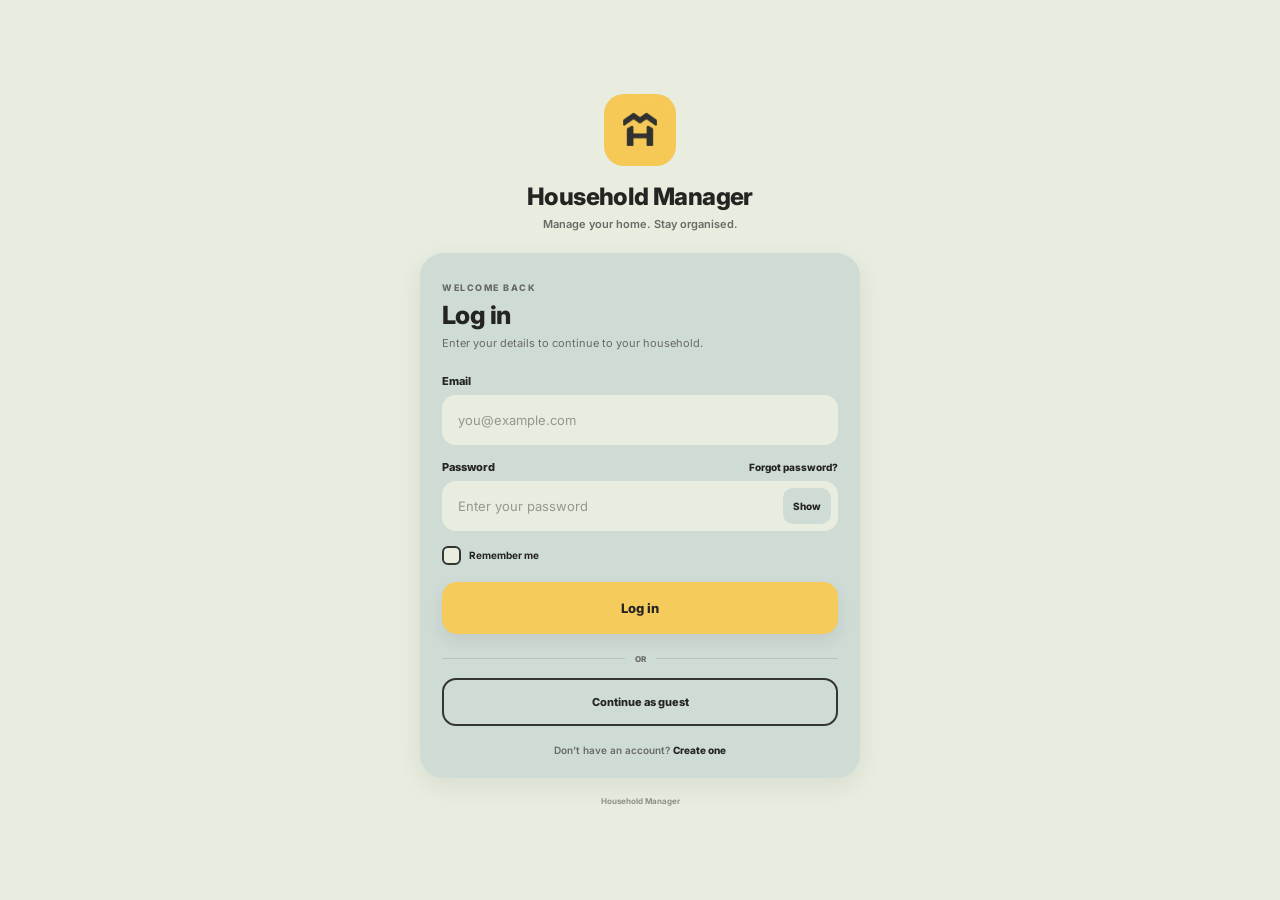
<file: index.html>
<!DOCTYPE html>
<html lang="en">
<head>
  <meta charset="UTF-8">
  <meta name="viewport" content="width=device-width, initial-scale=1.0, viewport-fit=cover">
  <meta name="theme-color" content="#333533">
  <title>Household Manager</title>
  <link rel="stylesheet" href="style.css">

  <script>
    const isLoggedIn =
      localStorage.getItem("householdManagerLoggedIn") === "true";

    const isGuest =
      localStorage.getItem("householdManagerGuest") === "true";

    if (!isLoggedIn && !isGuest) {
      window.location.replace("login.html");
    }
  </script>
</head>

<body>
  <div class="app">
    <main class="main">

      <div class="mobile-topbar">
        <div class="mobile-brand">
          <img src="House_Manager_Logo.png" alt="Household Manager">

          <div>
            <div class="mobile-brand-name">
              Household Manager
            </div>

            <div class="mobile-brand-subtitle household-name">
              My Household
            </div>
          </div>
        </div>

        <a
          href="settings.html"
          class="mobile-top-action"
          aria-label="Settings"
        >
          <img src="settings_dark_thick.png" alt="">
        </a>
      </div>

      <header class="page-header">
        <div>
          <div class="eyebrow">
            HOME
          </div>

          <h1 class="page-title">
            Good afternoon
          </h1>

          <p class="page-subtitle">
            Here's what's happening around the house.
          </p>
        </div>
      </header>

      <section class="dashboard-grid">

        <a href="tasks.html" class="card yellow stat-card">
          <div class="stat-top">
            <div class="stat-icon">
              <img src="checkbox_dark_thin.png" alt="">
            </div>

            <span class="stat-arrow">
              <img src="rightarrow_dark_thin.png" alt="">
            </span>
          </div>

          <div>
            <div class="stat-label">
              Outstanding Tasks
            </div>

            <div class="stat-number" id="dashboardTasks">
              0
            </div>
          </div>
        </a>

        <a href="shopping.html" class="card stat-card">
          <div class="stat-top">
            <div class="stat-icon">
              <img src="shopping_dark_thin.png" alt="">
            </div>

            <span class="stat-arrow">
              <img src="rightarrow_dark_thin.png" alt="">
            </span>
          </div>

          <div>
            <div class="stat-label">
              Shopping Items
            </div>

            <div class="stat-number" id="dashboardShopping">
              0
            </div>
          </div>
        </a>

        <a href="events.html" class="card stat-card">
          <div class="stat-top">
            <div class="stat-icon">
              <img src="calendar_dark_thin.png" alt="">
            </div>

            <span class="stat-arrow">
              <img src="rightarrow_dark_thin.png" alt="">
            </span>
          </div>

          <div>
            <div class="stat-label">
              Upcoming Events
            </div>

            <div class="stat-number" id="dashboardEvents">
              0
            </div>
          </div>
        </a>

        <a href="spending.html" class="card dark stat-card">
          <div class="stat-top">
            <div class="stat-icon">
              <img src="wallet_light_thin.png" alt="">
            </div>

            <span class="stat-arrow">
              <img src="rightarrow_dark_thin.png" alt="">
            </span>
          </div>

          <div>
            <div class="stat-label">
              Total Spending
            </div>

            <div class="stat-number" id="dashboardSpending">
              $0.00
            </div>
          </div>
        </a>

      </section>

      <section class="dashboard-section">

        <div class="section-heading">
          <div>
            <div class="section-title">
              Quick Actions
            </div>

            <div class="section-subtitle">
              Get things done faster.
            </div>
          </div>
        </div>

        <div class="quick-actions">

          <button
            type="button"
            class="quick-action yellow-action"
            onclick="openSheet('dashboardTaskSheet')"
          >
            <span class="quick-action-icon">
              <img src="checkbox_dark_thin.png" alt="">
            </span>

            <span>
              Add Task
            </span>
          </button>

          <button
            type="button"
            class="quick-action"
            onclick="openSheet('dashboardShoppingSheet')"
          >
            <span class="quick-action-icon">
              <img src="shopping_dark_thin.png" alt="">
            </span>

            <span>
              Add Shopping
            </span>
          </button>

          <button
            type="button"
            class="quick-action"
            onclick="openSheet('dashboardEventSheet')"
          >
            <span class="quick-action-icon">
              <img src="calendar_dark_thin.png" alt="">
            </span>

            <span>
              Add Event
            </span>
          </button>

          <button
            type="button"
            class="quick-action"
            onclick="openSheet('dashboardExpenseSheet')"
          >
            <span class="quick-action-icon">
              <img src="expenses_dark_thin.png" alt="">
            </span>

            <span>
              Add Expense
            </span>
          </button>

        </div>
      </section>

      <section class="dashboard-section">

        <div class="section-heading">
          <div>
            <div class="section-title">
              Today
            </div>

            <div
              class="section-subtitle"
              id="todayDate"
            >
              Today
            </div>
          </div>
        </div>

        <div class="today-card">

          <div class="today-item">
            <div class="today-item-content">
              <span class="today-item-label">
                Tasks to finish
              </span>

              <strong id="todayTaskCount">
                0
              </strong>
            </div>
          </div>

          <div class="today-divider"></div>

          <div class="today-item">
            <div class="today-item-content">
              <span class="today-item-label">
                Shopping items
              </span>

              <strong id="todayShoppingCount">
                0
              </strong>
            </div>
          </div>

        </div>
      </section>

      <section class="dashboard-section">

        <div class="section-heading">
          <div>
            <div class="section-title">
              Outstanding Tasks
            </div>

            <div class="section-subtitle">
              Things that still need doing.
            </div>
          </div>

          <a href="tasks.html" class="text-link">
            View all
          </a>
        </div>

        <div
          class="section-list"
          id="dashboardTaskList"
        ></div>

      </section>

      <section class="dashboard-section">

        <div class="section-heading">
          <div>
            <div class="section-title">
              Upcoming Events
            </div>

            <div class="section-subtitle">
              What's coming up.
            </div>
          </div>

          <a href="events.html" class="text-link">
            View all
          </a>
        </div>

        <div
          class="section-list"
          id="dashboardEventList"
        ></div>

      </section>

    </main>
  </div>

  <div class="sheet-overlay" id="dashboardTaskSheet">
    <div class="sheet">

      <div class="sheet-handle"></div>

      <div class="sheet-header">
        <div>
          <div class="sheet-title">
            Add Task
          </div>

          <div class="sheet-subtitle">
            Create a new household task.
          </div>
        </div>

        <button
          type="button"
          class="sheet-close"
          onclick="closeSheet('dashboardTaskSheet')"
          aria-label="Close"
        >
          ×
        </button>
      </div>

      <div class="form-group">
        <label class="form-label" for="dashboardTaskName">
          Task
        </label>

        <input
          id="dashboardTaskName"
          class="form-control"
          type="text"
          placeholder="e.g. Clean the kitchen"
          autocomplete="off"
        >
      </div>

      <div class="form-group">
        <label class="form-label" for="dashboardTaskPerson">
          Assigned To
        </label>

        <input
          id="dashboardTaskPerson"
          class="form-control"
          type="text"
          placeholder="e.g. James"
          autocomplete="off"
        >
      </div>

      <div class="form-row">

        <div class="form-group">
          <label class="form-label" for="dashboardTaskDue">
            Due Date
          </label>

          <input
            id="dashboardTaskDue"
            class="form-control"
            type="date"
          >
        </div>

        <div class="form-group">
          <label class="form-label" for="dashboardTaskPriority">
            Priority
          </label>

          <select
            id="dashboardTaskPriority"
            class="form-control"
          >
            <option value="Low">
              Low
            </option>

            <option value="Medium" selected>
              Medium
            </option>

            <option value="High">
              High
            </option>
          </select>
        </div>

      </div>

      <button
        type="button"
        class="btn btn-primary btn-large"
        onclick="addDashboardTask()"
      >
        <img src="checkbox_dark_thin.png" alt="">
        <span>
          Add Task
        </span>
      </button>

    </div>
  </div>

  <div class="sheet-overlay" id="dashboardShoppingSheet">
    <div class="sheet">

      <div class="sheet-handle"></div>

      <div class="sheet-header">
        <div>
          <div class="sheet-title">
            Add Shopping Item
          </div>

          <div class="sheet-subtitle">
            Add something to your shopping list.
          </div>
        </div>

        <button
          type="button"
          class="sheet-close"
          onclick="closeSheet('dashboardShoppingSheet')"
          aria-label="Close"
        >
          ×
        </button>
      </div>

      <div class="form-group">
        <label class="form-label" for="dashboardShoppingName">
          Item
        </label>

        <input
          id="dashboardShoppingName"
          class="form-control"
          type="text"
          placeholder="e.g. Milk"
          autocomplete="off"
        >
      </div>

      <div class="form-row">

        <div class="form-group">
          <label class="form-label" for="dashboardShoppingQuantity">
            Quantity
          </label>

          <input
            id="dashboardShoppingQuantity"
            class="form-control"
            type="text"
            placeholder="1"
            autocomplete="off"
          >
        </div>

        <div class="form-group">
          <label class="form-label" for="dashboardShoppingCategory">
            Category
          </label>

          <select
            id="dashboardShoppingCategory"
            class="form-control"
          >
            <option value="Groceries">
              Groceries
            </option>

            <option value="Household">
              Household
            </option>

            <option value="Cleaning">
              Cleaning
            </option>

            <option value="Bathroom">
              Bathroom
            </option>

            <option value="Pet">
              Pet
            </option>

            <option value="Other">
              Other
            </option>
          </select>
        </div>

      </div>

      <button
        type="button"
        class="btn btn-primary btn-large"
        onclick="addDashboardShopping()"
      >
        <img src="shopping_dark_thin.png" alt="">
        <span>
          Add to Shopping List
        </span>
      </button>

    </div>
  </div>

  <div class="sheet-overlay" id="dashboardEventSheet">
    <div class="sheet">

      <div class="sheet-handle"></div>

      <div class="sheet-header">
        <div>
          <div class="sheet-title">
            Add Event
          </div>

          <div class="sheet-subtitle">
            Add an important household date.
          </div>
        </div>

        <button
          type="button"
          class="sheet-close"
          onclick="closeSheet('dashboardEventSheet')"
          aria-label="Close"
        >
          ×
        </button>
      </div>

      <div class="form-group">
        <label class="form-label" for="dashboardEventName">
          Event Name
        </label>

        <input
          id="dashboardEventName"
          class="form-control"
          type="text"
          placeholder="e.g. Family dinner"
          autocomplete="off"
        >
      </div>

      <div class="form-group">
        <label class="form-label" for="dashboardEventLocation">
          Location
        </label>

        <input
          id="dashboardEventLocation"
          class="form-control"
          type="text"
          placeholder="e.g. Home"
          autocomplete="off"
        >
      </div>

      <div class="form-row">

        <div class="form-group">
          <label class="form-label" for="dashboardEventDate">
            Date
          </label>

          <input
            id="dashboardEventDate"
            class="form-control"
            type="date"
          >
        </div>

        <div class="form-group">
          <label class="form-label" for="dashboardEventTime">
            Time
          </label>

          <input
            id="dashboardEventTime"
            class="form-control"
            type="time"
          >
        </div>

      </div>

      <button
        type="button"
        class="btn btn-primary btn-large"
        onclick="addDashboardEvent()"
      >
        <img src="calendar_dark_thin.png" alt="">
        <span>
          Add Event
        </span>
      </button>

    </div>
  </div>

  <div class="sheet-overlay" id="dashboardExpenseSheet">
    <div class="sheet">

      <div class="sheet-handle"></div>

      <div class="sheet-header">
        <div>
          <div class="sheet-title">
            Add Expense
          </div>

          <div class="sheet-subtitle">
            Record a household expense.
          </div>
        </div>

        <button
          type="button"
          class="sheet-close"
          onclick="closeSheet('dashboardExpenseSheet')"
          aria-label="Close"
        >
          ×
        </button>
      </div>

      <div class="form-group">
        <label class="form-label" for="dashboardExpenseName">
          Expense
        </label>

        <input
          id="dashboardExpenseName"
          class="form-control"
          type="text"
          placeholder="e.g. Weekly groceries"
          autocomplete="off"
        >
      </div>

      <div class="form-row">

        <div class="form-group">
          <label class="form-label" for="dashboardExpenseAmount">
            Amount
          </label>

          <input
            id="dashboardExpenseAmount"
            class="form-control"
            type="number"
            step="0.01"
            min="0"
            placeholder="0.00"
            inputmode="decimal"
          >
        </div>

        <div class="form-group">
          <label class="form-label" for="dashboardExpenseCategory">
            Category
          </label>

          <select
            id="dashboardExpenseCategory"
            class="form-control"
          >
            <option value="Groceries">
              Groceries
            </option>

            <option value="Bills">
              Bills
            </option>

            <option value="Transport">
              Transport
            </option>

            <option value="Entertainment">
              Entertainment
            </option>

            <option value="Home">
              Home
            </option>

            <option value="Other">
              Other
            </option>
          </select>
        </div>

      </div>

      <div class="form-group">
        <label class="form-label" for="dashboardExpenseDate">
          Date
        </label>

        <input
          id="dashboardExpenseDate"
          class="form-control"
          type="date"
        >
      </div>

      <button
        type="button"
        class="btn btn-primary btn-large"
        onclick="addDashboardExpense()"
      >
        <img src="expenses_dark_thin.png" alt="">
        <span>
          Add Expense
        </span>
      </button>

    </div>
  </div>

  <nav class="mobile-header">

    <a
      href="index.html"
      data-page="index.html"
      aria-label="Home"
    >
      <span class="mobile-icon">
        <img src="home_light_thick.png" alt="">
      </span>

      <span>
        Home
      </span>
    </a>

    <a
      href="shopping.html"
      data-page="shopping.html"
      aria-label="Shopping"
    >
      <span class="mobile-icon">
        <img src="shopping_light_thick.png" alt="">
      </span>

      <span>
        Shopping
      </span>
    </a>

    <a
      href="tasks.html"
      data-page="tasks.html"
      aria-label="Tasks"
    >
      <span class="mobile-icon">
        <img src="checkbox_light_thick.png" alt="">
      </span>

      <span>
        Tasks
      </span>
    </a>

    <a
      href="events.html"
      data-page="events.html"
      aria-label="Events"
    >
      <span class="mobile-icon">
        <img src="calendar_light_thick.png" alt="">
      </span>

      <span>
        Events
      </span>
    </a>

    <a
      href="spending.html"
      data-page="spending.html"
      aria-label="Spending"
    >
      <span class="mobile-icon">
        <img src="wallet_light_thick.png" alt="">
      </span>

      <span>
        Spending
      </span>
    </a>

    <a
      href="settings.html"
      data-page="settings.html"
      aria-label="Settings"
    >
      <span class="mobile-icon">
        <img src="settings_light_thick.png" alt="">
      </span>

      <span>
        Settings
      </span>
    </a>

  </nav>

  <script src="script.js"></script>

</body>
</html>
</file>
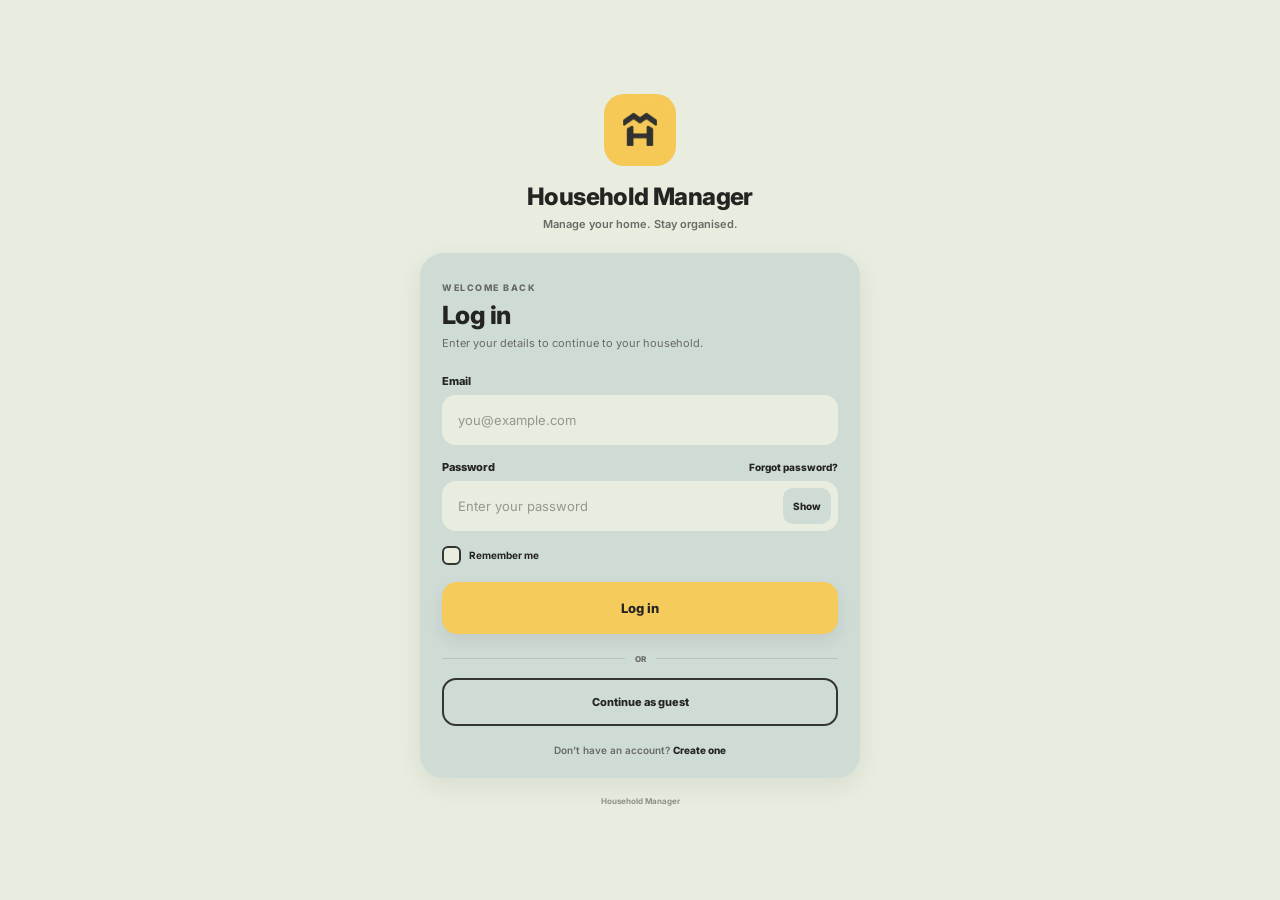
<file: events.html>
<!DOCTYPE html>
<html lang="en">
<head>
  <meta charset="UTF-8">
  <meta name="viewport" content="width=device-width, initial-scale=1.0, viewport-fit=cover">
  <meta name="theme-color" content="#333533">
  <title>Events | Household Manager</title>
  <link rel="stylesheet" href="style.css">

  <script>
    const isLoggedIn =
      localStorage.getItem("householdManagerLoggedIn") === "true";

    const isGuest =
      localStorage.getItem("householdManagerGuest") === "true";

    if (!isLoggedIn && !isGuest) {
      window.location.replace("login.html");
    }
  </script>
</head>

<body>
  <div class="app">

    <main class="main">

      <div class="mobile-topbar">
        <div class="mobile-brand">
          <img src="House_Manager_Logo.png" alt="Household Manager">

          <div>
            <div class="mobile-brand-name">
              Household Manager
            </div>

            <div class="mobile-brand-subtitle household-name">
              My Household
            </div>
          </div>
        </div>

        <a
          href="settings.html"
          class="mobile-top-action"
          aria-label="Settings"
        >
          <img src="settings_dark_thick.png" alt="">
        </a>
      </div>

      <header class="page-header">
        <div>
          <div class="eyebrow">
            HOUSEHOLD
          </div>

          <h1 class="page-title">
            Events
          </h1>

          <p class="page-subtitle">
            Keep track of important household dates.
          </p>
        </div>
      </header>

      <button
        type="button"
        class="mobile-add-button"
        onclick="openSheet('eventSheet')"
      >
        <img src="plus_dark_thin.png" alt="">
        <span>Add Event</span>
      </button>

      <section
        class="data-list"
        id="eventList"
      ></section>

    </main>

  </div>

  <div
    class="sheet-overlay"
    id="eventSheet"
  >

    <div class="sheet">

      <div class="sheet-handle"></div>

      <div class="sheet-header">

        <div>
          <div class="sheet-title">
            Add Event
          </div>

          <div class="sheet-subtitle">
            Add an important household date.
          </div>
        </div>

        <button
          type="button"
          class="sheet-close"
          onclick="closeSheet('eventSheet')"
          aria-label="Close"
        >
          <span aria-hidden="true">×</span>
        </button>

      </div>

      <div class="form-group">

        <label
          class="form-label"
          for="eventName"
        >
          Event Name
        </label>

        <input
          id="eventName"
          class="form-control"
          type="text"
          placeholder="e.g. Family dinner"
          autocomplete="off"
        >

      </div>

      <div class="form-group">

        <label
          class="form-label"
          for="eventLocation"
        >
          Location
        </label>

        <input
          id="eventLocation"
          class="form-control"
          type="text"
          placeholder="e.g. Home"
          autocomplete="off"
        >

      </div>

      <div class="form-row">

        <div class="form-group">

          <label
            class="form-label"
            for="eventDate"
          >
            Date
          </label>

          <input
            id="eventDate"
            class="form-control"
            type="date"
          >

        </div>

        <div class="form-group">

          <label
            class="form-label"
            for="eventTime"
          >
            Time
          </label>

          <input
            id="eventTime"
            class="form-control"
            type="time"
          >

        </div>

      </div>

      <button
        type="button"
        class="btn btn-primary btn-large"
        onclick="addEvent(event)"
      >
        <img src="calendar_dark_thin.png" alt="">
        <span>Add Event</span>
      </button>

    </div>

  </div>

  <nav class="mobile-header">

    <a
      href="index.html"
      data-page="index.html"
      aria-label="Home"
    >
      <span class="mobile-icon">
        <img src="home_light_thick.png" alt="">
      </span>

      <span>Home</span>
    </a>

    <a
      href="shopping.html"
      data-page="shopping.html"
      aria-label="Shopping"
    >
      <span class="mobile-icon">
        <img src="shopping_light_thick.png" alt="">
      </span>

      <span>Shopping</span>
    </a>

    <a
      href="tasks.html"
      data-page="tasks.html"
      aria-label="Tasks"
    >
      <span class="mobile-icon">
        <img src="checkbox_light_thick.png" alt="">
      </span>

      <span>Tasks</span>
    </a>

    <a
      href="events.html"
      data-page="events.html"
      aria-label="Events"
    >
      <span class="mobile-icon">
        <img src="calendar_light_thick.png" alt="">
      </span>

      <span>Events</span>
    </a>

    <a
      href="spending.html"
      data-page="spending.html"
      aria-label="Spending"
    >
      <span class="mobile-icon">
        <img src="wallet_light_thick.png" alt="">
      </span>

      <span>Spending</span>
    </a>

    <a
      href="settings.html"
      data-page="settings.html"
      aria-label="Settings"
    >
      <span class="mobile-icon">
        <img src="settings_light_thick.png" alt="">
      </span>

      <span>Settings</span>
    </a>

  </nav>

  <script src="script.js"></script>

</body>
</html>
</file>
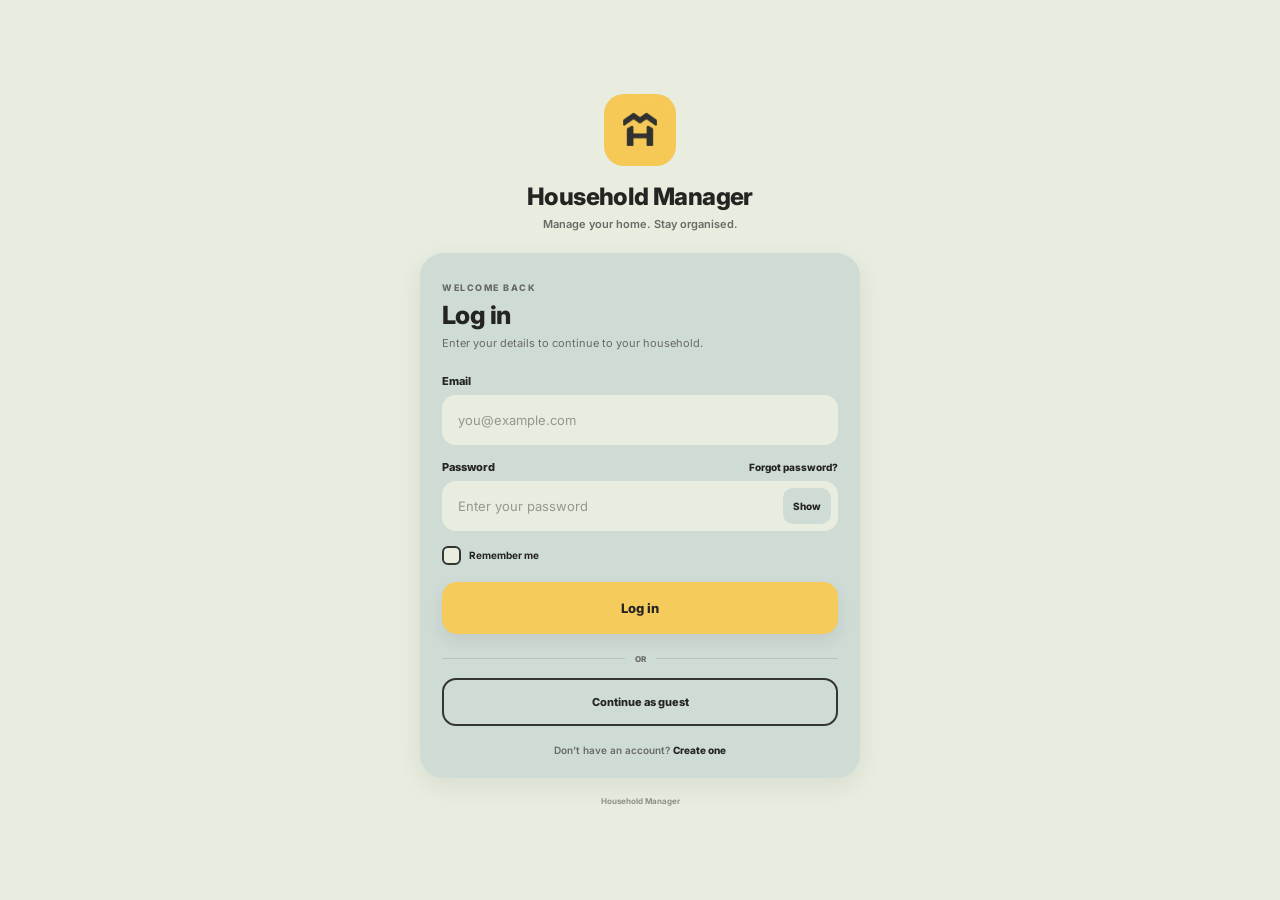
<file: household.html>
<!DOCTYPE html>
<html lang="en">
<head>
  <meta charset="UTF-8">
  <meta name="viewport" content="width=device-width, initial-scale=1.0">
  <title>Household Manager - Household</title>
  <link rel="stylesheet" href="style.css">

  <script>
    const isLoggedIn =
      localStorage.getItem("householdManagerLoggedIn") === "true";

    const isGuest =
      localStorage.getItem("householdManagerGuest") === "true";

    if (!isLoggedIn && !isGuest) {
      window.location.replace("login.html");
    }
  </script>

  <style>
    .household-hero {
      background: var(--deep-dark);
      color: var(--background);
      border-radius: 20px;
      padding: 20px;
      margin-bottom: 14px;
    }

    .household-hero .eyebrow {
      color: var(--main);
      margin-bottom: 5px;
    }

    .household-hero h2 {
      margin: 0;
      font-size: 22px;
      line-height: 1.15;
    }

    .household-hero p {
      margin: 7px 0 0;
      color: var(--supporting);
      font-size: 11px;
      line-height: 1.5;
    }

    .household-card {
      background: var(--supporting);
      border-radius: 20px;
      padding: 16px;
      margin-bottom: 14px;
    }

    .household-card-header {
      display: flex;
      align-items: center;
      justify-content: space-between;
      gap: 10px;
      margin-bottom: 14px;
    }

    .household-card-header h3 {
      margin: 0;
      font-size: 14px;
      color: var(--deep-dark);
    }

    .household-card-header span {
      font-size: 9px;
      font-weight: 700;
      color: var(--muted);
    }

    .household-field {
      margin-bottom: 12px;
    }

    .household-field:last-child {
      margin-bottom: 0;
    }

    .household-field label {
      display: block;
      margin-bottom: 6px;
      font-size: 9px;
      font-weight: 800;
      color: var(--deep-dark);
      text-transform: uppercase;
      letter-spacing: 0.5px;
    }

    .household-field input,
    .household-field select {
      width: 100%;
      box-sizing: border-box;
      border: 1px solid rgba(36, 36, 35, 0.12);
      background: var(--background);
      color: var(--deep-dark);
      border-radius: 12px;
      padding: 12px;
      font-family: inherit;
      font-size: 12px;
      outline: none;
    }

    .household-field input:focus,
    .household-field select:focus {
      border-color: var(--main);
    }

    .save-household-button {
      width: 100%;
      border: 0;
      background: var(--main);
      color: var(--deep-dark);
      border-radius: 12px;
      padding: 12px;
      margin-top: 14px;
      font-family: inherit;
      font-size: 11px;
      font-weight: 800;
      cursor: pointer;
    }

    .household-message {
      display: none;
      margin-top: 9px;
      font-size: 10px;
      font-weight: 700;
    }

    .household-message.show {
      display: block;
    }

    .household-message.success {
      color: var(--success);
    }

    .household-message.error {
      color: var(--danger);
    }

    .members-list {
      display: flex;
      flex-direction: column;
      gap: 9px;
    }

    .member-row {
      display: flex;
      align-items: center;
      gap: 11px;
      background: var(--background);
      border-radius: 14px;
      padding: 11px;
    }

    .member-avatar {
      width: 38px;
      height: 38px;
      border-radius: 50%;
      background: var(--main);
      color: var(--deep-dark);
      display: flex;
      align-items: center;
      justify-content: center;
      flex-shrink: 0;
      font-size: 13px;
      font-weight: 900;
    }

    .member-info {
      min-width: 0;
      flex: 1;
    }

    .member-name {
      color: var(--deep-dark);
      font-size: 11px;
      font-weight: 800;
      white-space: nowrap;
      overflow: hidden;
      text-overflow: ellipsis;
    }

    .member-email {
      color: var(--muted);
      font-size: 9px;
      margin-top: 2px;
      white-space: nowrap;
      overflow: hidden;
      text-overflow: ellipsis;
    }

    .member-role {
      background: var(--supporting);
      color: var(--deep-dark);
      border-radius: 8px;
      padding: 5px 7px;
      font-size: 7px;
      font-weight: 900;
      text-transform: uppercase;
      flex-shrink: 0;
    }

    .empty-members {
      background: var(--background);
      border-radius: 14px;
      padding: 18px;
      text-align: center;
      color: var(--muted);
      font-size: 10px;
      line-height: 1.5;
    }

    .invite-box {
      background: var(--background);
      border-radius: 14px;
      padding: 13px;
    }

    .invite-box p {
      margin: 0 0 10px;
      color: var(--muted);
      font-size: 10px;
      line-height: 1.5;
    }

    .invite-button {
      width: 100%;
      border: 0;
      background: var(--deep-dark);
      color: var(--background);
      border-radius: 11px;
      padding: 11px;
      font-family: inherit;
      font-size: 10px;
      font-weight: 800;
      cursor: pointer;
    }

    .household-danger {
      background: rgba(155, 77, 77, 0.08);
      border: 1px solid rgba(155, 77, 77, 0.18);
      border-radius: 16px;
      padding: 14px;
      margin-bottom: 90px;
    }

    .household-danger h3 {
      margin: 0 0 5px;
      color: var(--danger);
      font-size: 12px;
    }

    .household-danger p {
      margin: 0 0 10px;
      color: var(--muted);
      font-size: 9px;
      line-height: 1.5;
    }

    .leave-button {
      width: 100%;
      border: 0;
      background: var(--danger);
      color: var(--background);
      border-radius: 11px;
      padding: 11px;
      font-family: inherit;
      font-size: 10px;
      font-weight: 800;
      cursor: pointer;
    }
  </style>
</head>

<body>

  <div class="app">

    <header class="mobile-topbar">
      <div class="mobile-brand">
        <img src="House_Manager_Logo.png" alt="Household Manager">
        <div>
          <div class="mobile-brand-name">Household Manager</div>
          <div class="mobile-brand-subtitle household-name">My Household</div>
        </div>
      </div>

      <a href="settings.html" class="topbar-icon">
        <img src="settings_dark_thin.png" alt="Settings">
      </a>
    </header>

    <main class="page-content">

      <div class="page-header">
        <div>
          <div class="eyebrow">HOUSEHOLD</div>
          <h1>Our Household</h1>
          <p>Manage your household and the people in it.</p>
        </div>
      </div>

      <section class="household-hero">
        <div class="eyebrow">YOUR HOME</div>
        <h2 id="householdHeroName">My Household</h2>
        <p id="householdHeroMembers">1 member</p>
      </section>

      <section class="household-card">
        <div class="household-card-header">
          <h3>Household details</h3>
          <span>EDIT</span>
        </div>

        <div class="household-field">
          <label for="householdNameInput">Household name</label>
          <input
            type="text"
            id="householdNameInput"
            placeholder="My Household"
            maxlength="40"
          >
        </div>

        <div class="household-field">
          <label for="householdCurrencyInput">Currency</label>
          <select id="householdCurrencyInput">
            <option value="AUD">Australian Dollar (AUD)</option>
            <option value="USD">US Dollar (USD)</option>
            <option value="GBP">British Pound (GBP)</option>
            <option value="EUR">Euro (EUR)</option>
            <option value="NZD">New Zealand Dollar (NZD)</option>
            <option value="CAD">Canadian Dollar (CAD)</option>
          </select>
        </div>

        <button
          type="button"
          class="save-household-button"
          onclick="saveHouseholdDetails()"
        >
          Save household
        </button>

        <div id="householdMessage" class="household-message"></div>
      </section>

      <section class="household-card">
        <div class="household-card-header">
          <h3>Members</h3>
          <span id="memberCount">1 MEMBER</span>
        </div>

        <div id="membersList" class="members-list"></div>
      </section>

      <section class="household-card">
        <div class="household-card-header">
          <h3>Invite members</h3>
        </div>

        <div class="invite-box">
          <p>
            Household member invitations will let other people join this
            household and share the same tasks, shopping, events and spending.
          </p>

          <button
            type="button"
            class="invite-button"
            onclick="inviteMember()"
          >
            Invite a member
          </button>
        </div>
      </section>

      <section class="household-danger">
        <h3>Leave household</h3>
        <p>
          Leaving a household will remove your account from this household.
          This feature will be available when household sharing is connected.
        </p>

        <button
          type="button"
          class="leave-button"
          onclick="leaveHousehold()"
        >
          Leave household
        </button>
      </section>

    </main>

    <nav class="bottom-nav">
      <a href="index.html" class="bottom-nav-item">
        <img src="home_dark_thin.png" alt="Home">
        <span>Home</span>
      </a>

      <a href="tasks.html" class="bottom-nav-item">
        <img src="checkbox_dark_thin.png" alt="Tasks">
        <span>Tasks</span>
      </a>

      <a href="shopping.html" class="bottom-nav-item">
        <img src="shopping_dark_thin.png" alt="Shopping">
        <span>Shopping</span>
      </a>

      <a href="events.html" class="bottom-nav-item">
        <img src="calendar_dark_thin.png" alt="Events">
        <span>Events</span>
      </a>

      <a href="household.html" class="bottom-nav-item active">
        <img src="people_dark_thin.png" alt="Household">
        <span>Household</span>
      </a>
    </nav>

  </div>

  <script src="script.js"></script>

  <script>
    function getCurrentUserForHousehold() {
      try {
        return JSON.parse(
          localStorage.getItem("householdManagerCurrentUser")
        );
      } catch (error) {
        return null;
      }
    }

    function getHouseholdData() {
      try {
        const currentUser = getCurrentUserForHousehold();

        if (!currentUser || !currentUser.email) {
          return {
            name: "My Household",
            currency: "AUD",
            members: []
          };
        }

        const key =
          "householdManagerHousehold_" +
          encodeURIComponent(currentUser.email.toLowerCase());

        const saved = localStorage.getItem(key);

        if (saved) {
          return JSON.parse(saved);
        }

        return {
          name: "My Household",
          currency: "AUD",
          members: [
            {
              name: currentUser.name || "You",
              email: currentUser.email,
              role: "Owner"
            }
          ]
        };
      } catch (error) {
        return {
          name: "My Household",
          currency: "AUD",
          members: []
        };
      }
    }

    function saveHouseholdData(data) {
      const currentUser = getCurrentUserForHousehold();

      if (!currentUser || !currentUser.email) return;

      const key =
        "householdManagerHousehold_" +
        encodeURIComponent(currentUser.email.toLowerCase());

      localStorage.setItem(key, JSON.stringify(data));
    }

    function loadHouseholdScreen() {
      const data = getHouseholdData();
      const currentUser = getCurrentUserForHousehold();

      if (
        currentUser &&
        currentUser.email &&
        (!data.members || data.members.length === 0)
      ) {
        data.members = [
          {
            name: currentUser.name || "You",
            email: currentUser.email,
            role: "Owner"
          }
        ];

        saveHouseholdData(data);
      }

      document.getElementById("householdNameInput").value =
        data.name || "My Household";

      document.getElementById("householdCurrencyInput").value =
        data.currency || "AUD";

      document.getElementById("householdHeroName").textContent =
        data.name || "My Household";

      const memberCount = data.members ? data.members.length : 0;

      document.getElementById("householdHeroMembers").textContent =
        memberCount === 1
          ? "1 member"
          : memberCount + " members";

      document.getElementById("memberCount").textContent =
        memberCount === 1
          ? "1 MEMBER"
          : memberCount + " MEMBERS";

      renderMembers(data.members || []);
    }

    function renderMembers(members) {
      const container = document.getElementById("membersList");

      if (!members.length) {
        container.innerHTML = `
          <div class="empty-members">
            No household members yet.
          </div>
        `;
        return;
      }

      container.innerHTML = members.map(function (member) {
        const name = escapeHouseholdHTML(member.name || "Member");
        const email = escapeHouseholdHTML(member.email || "");
        const role = escapeHouseholdHTML(member.role || "Member");

        const initials = (member.name || "M")
          .trim()
          .split(/\s+/)
          .slice(0, 2)
          .map(function (part) {
            return part.charAt(0);
          })
          .join("")
          .toUpperCase();

        return `
          <div class="member-row">
            <div class="member-avatar">${escapeHouseholdHTML(initials)}</div>

            <div class="member-info">
              <div class="member-name">${name}</div>
              <div class="member-email">${email}</div>
            </div>

            <div class="member-role">${role}</div>
          </div>
        `;
      }).join("");
    }

    function saveHouseholdDetails() {
      const nameInput =
        document.getElementById("householdNameInput");

      const currencyInput =
        document.getElementById("householdCurrencyInput");

      const name = nameInput.value.trim();

      if (!name) {
        showHouseholdMessage(
          "Please enter a household name.",
          "error"
        );
        return;
      }

      const data = getHouseholdData();

      data.name = name;
      data.currency = currencyInput.value;

      saveHouseholdData(data);

      localStorage.setItem(
        "householdManagerHouseholdName",
        name
      );

      const currentUser = getCurrentUserForHousehold();

      if (currentUser && currentUser.email) {
        const dataKey =
          "householdManagerData_" +
          encodeURIComponent(currentUser.email.toLowerCase());

        try {
          const savedData = JSON.parse(
            localStorage.getItem(dataKey)
          );

          if (savedData) {
            savedData.settings =
              savedData.settings || {};

            savedData.settings.householdName = name;
            savedData.settings.currency =
              currencyInput.value;

            localStorage.setItem(
              dataKey,
              JSON.stringify(savedData)
            );
          }
        } catch (error) {
          // Ignore invalid legacy data.
        }
      }

      document.querySelectorAll(".household-name").forEach(function (element) {
        element.textContent = name;
      });

      document.getElementById("householdHeroName").textContent =
        name;

      showHouseholdMessage(
        "Household details saved.",
        "success"
      );
    }

    function inviteMember() {
      showHouseholdMessage(
        "Member invitations will be available when household sharing is connected.",
        "error"
      );
    }

    function leaveHousehold() {
      const confirmed = confirm(
        "Are you sure you want to leave this household?"
      );

      if (!confirmed) return;

      showHouseholdMessage(
        "Leaving households will be available when household sharing is connected.",
        "error"
      );
    }

    function showHouseholdMessage(message, type) {
      const element =
        document.getElementById("householdMessage");

      element.textContent = message;
      element.className =
        "household-message show " + type;

      clearTimeout(window.householdMessageTimer);

      window.householdMessageTimer = setTimeout(function () {
        element.className = "household-message";
      }, 3500);
    }

    function escapeHouseholdHTML(value) {
      return String(value)
        .replace(/&/g, "&amp;")
        .replace(/</g, "&lt;")
        .replace(/>/g, "&gt;")
        .replace(/"/g, "&quot;")
        .replace(/'/g, "&#039;");
    }

    document.addEventListener("DOMContentLoaded", function () {
      loadHouseholdScreen();
    });
  </script>

</body>
</html>
</file>
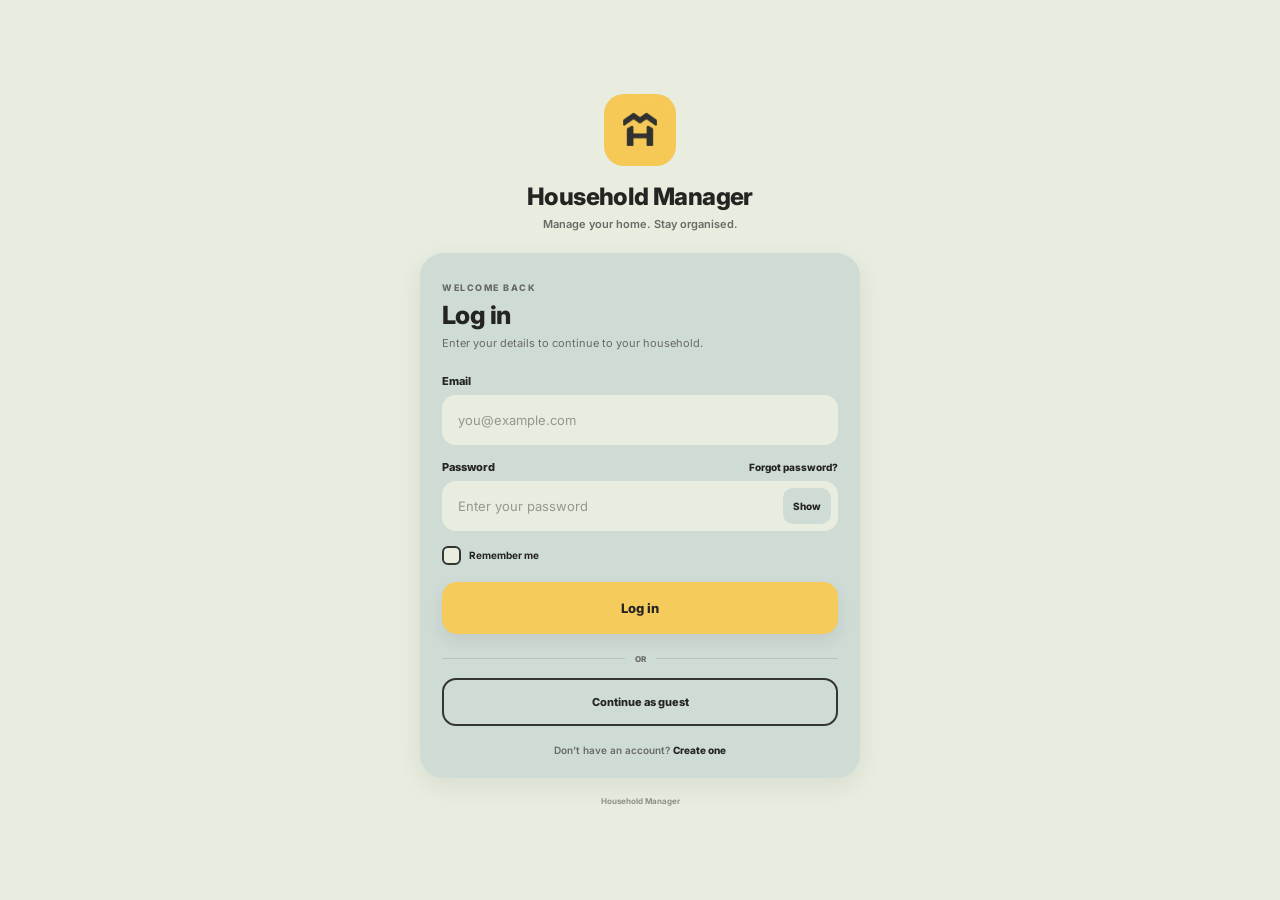
<file: login.html>
<!DOCTYPE html>
<html lang="en">
<head>
  <meta charset="UTF-8">
  <meta name="viewport" content="width=device-width, initial-scale=1.0">
  <title>Household Manager - Login</title>
  <link rel="stylesheet" href="style.css">
</head>
<body>

  <main class="login-page">

    <div class="login-brand">
      <img src="House_Manager_Logo.png" alt="Household Manager">
      <h1>Household Manager</h1>
      <p>Manage your home. Stay organised.</p>
    </div>

    <section class="login-card">

      <div class="login-header">
        <span class="login-eyebrow">WELCOME BACK</span>
        <h2>Log in</h2>
        <p>Enter your details to continue to your household.</p>
      </div>

      <form id="loginForm">

        <div class="login-form-group">
          <label for="loginEmail">Email</label>
          <input
            type="email"
            id="loginEmail"
            class="login-input"
            placeholder="you@example.com"
            autocomplete="email"
            required
          >
        </div>

        <div class="login-form-group">
          <div class="login-label-row">
            <label for="loginPassword">Password</label>
            <button type="button" id="forgotPassword" class="forgot-password">
              Forgot password?
            </button>
          </div>

          <div class="password-input-wrapper">
            <input
              type="password"
              id="loginPassword"
              class="login-input"
              placeholder="Enter your password"
              autocomplete="current-password"
              required
            >

            <button
              type="button"
              id="togglePassword"
              class="password-toggle"
              aria-label="Show password"
            >
              Show
            </button>
          </div>
        </div>

        <label class="remember-row">
          <input type="checkbox" id="rememberMe">
          <span class="custom-checkbox"></span>
          <span>Remember me</span>
        </label>

        <button type="submit" class="login-button">
          Log in
        </button>

        <p id="loginMessage" class="login-message"></p>

      </form>

      <div class="login-divider">
        <span>OR</span>
      </div>

      <button type="button" class="secondary-login-button" id="guestLogin">
        Continue as guest
      </button>

      <p class="signup-text">
        Don't have an account?
        <a href="signup.html">Create one</a>
      </p>

    </section>

    <p class="login-footer">
      Household Manager
    </p>

  </main>

  <script>
    const loginForm = document.getElementById("loginForm");
    const loginMessage = document.getElementById("loginMessage");
    const togglePassword = document.getElementById("togglePassword");
    const loginPassword = document.getElementById("loginPassword");
    const forgotPassword = document.getElementById("forgotPassword");
    const guestLogin = document.getElementById("guestLogin");

    togglePassword.addEventListener("click", function () {
      const isPassword = loginPassword.type === "password";

      loginPassword.type = isPassword ? "text" : "password";
      togglePassword.textContent = isPassword ? "Hide" : "Show";
      togglePassword.setAttribute(
        "aria-label",
        isPassword ? "Hide password" : "Show password"
      );
    });

    loginForm.addEventListener("submit", function (event) {
      event.preventDefault();

      const email = document.getElementById("loginEmail").value.trim();
      const password = loginPassword.value;

      loginMessage.className = "login-message";

      if (!email || !password) {
        loginMessage.textContent = "Please enter your email and password.";
        loginMessage.classList.add("error");
        return;
      }

      /*
        Temporary login system.

        Replace this section with your real authentication
        system when the backend/database is connected.
      */

      const savedUser = JSON.parse(
        localStorage.getItem("householdManagerUser")
      );

      if (!savedUser) {
        loginMessage.textContent =
          "No account found. Please create an account first.";
        loginMessage.classList.add("error");
        return;
      }

      if (
        savedUser.email !== email ||
        savedUser.password !== password
      ) {
        loginMessage.textContent =
          "Incorrect email or password.";
        loginMessage.classList.add("error");
        return;
      }

      localStorage.setItem(
        "householdManagerLoggedIn",
        "true"
      );

      localStorage.setItem(
        "householdManagerCurrentUser",
        JSON.stringify({
          name: savedUser.name,
          email: savedUser.email
        })
      );

      if (document.getElementById("rememberMe").checked) {
        localStorage.setItem(
          "householdManagerRememberMe",
          "true"
        );
      } else {
        localStorage.removeItem(
          "householdManagerRememberMe"
        );
      }

      loginMessage.textContent = "Login successful.";
      loginMessage.classList.add("success");

      setTimeout(function () {
        window.location.href = "index.html";
      }, 500);
    });

    forgotPassword.addEventListener("click", function () {
      loginMessage.className = "login-message";
      loginMessage.textContent =
        "Password reset will be available when your account system is connected.";
      loginMessage.classList.add("info");
    });

    guestLogin.addEventListener("click", function () {
      localStorage.setItem(
        "householdManagerLoggedIn",
        "true"
      );

      localStorage.setItem(
        "householdManagerGuest",
        "true"
      );

      window.location.href = "index.html";
    });
  </script>

</body>
</html>
</file>
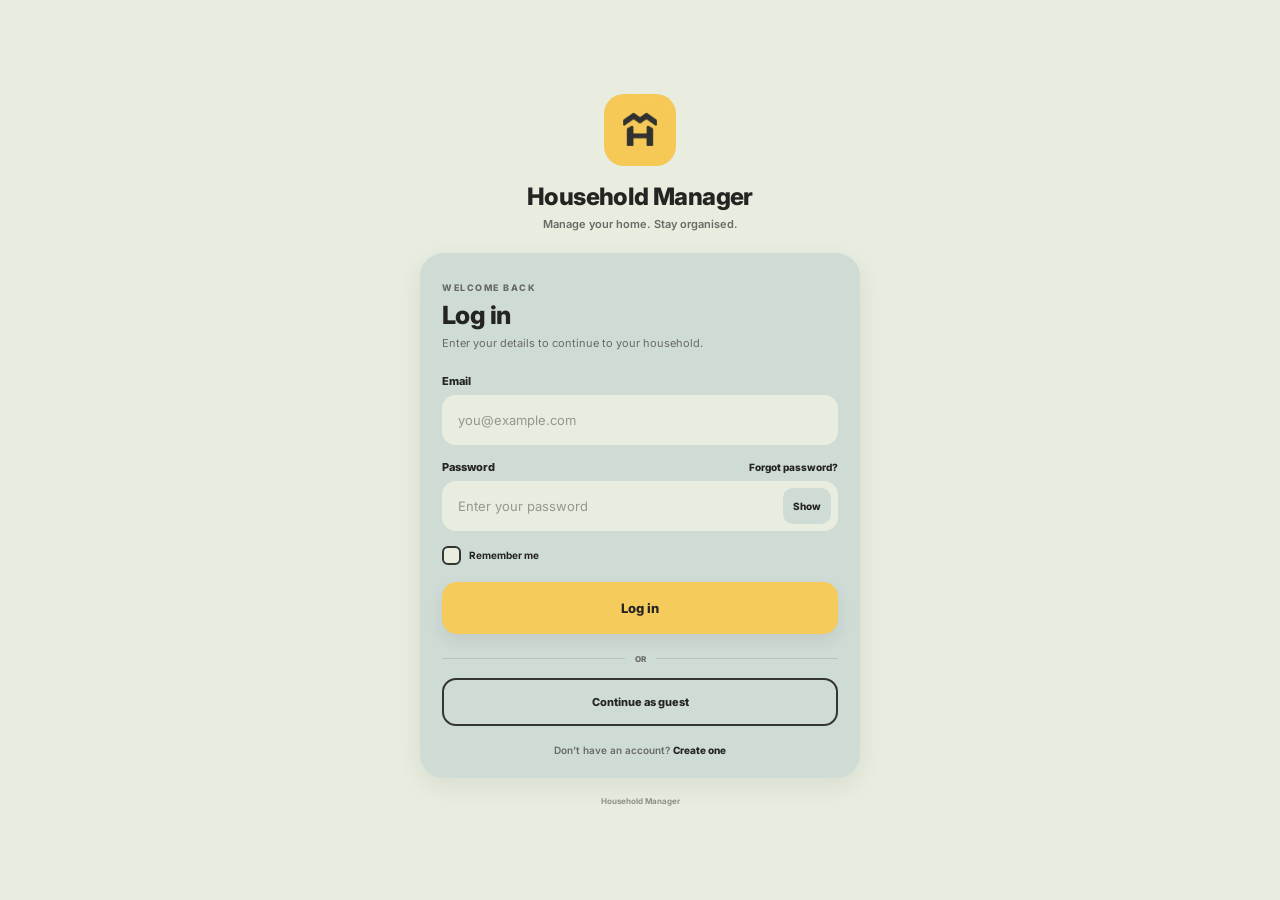
<file: settings.html>
<!DOCTYPE html>
<html lang="en">
<head>
  <meta charset="UTF-8">
  <meta name="viewport" content="width=device-width, initial-scale=1.0, viewport-fit=cover">
  <meta name="theme-color" content="#333533">
  <title>Settings | Household Manager</title>
  <link rel="stylesheet" href="style.css">

  <script>
    const isLoggedIn =
      localStorage.getItem("householdManagerLoggedIn") === "true";

    const isGuest =
      localStorage.getItem("householdManagerGuest") === "true";

    if (!isLoggedIn && !isGuest) {
      window.location.replace("login.html");
    }
  </script>
</head>

<body>
  <div class="app">

    <main class="main">

      <div class="mobile-topbar">
        <div class="mobile-brand">
          <img src="House_Manager_Logo.png" alt="Household Manager">

          <div>
            <div class="mobile-brand-name">
              Household Manager
            </div>

            <div class="mobile-brand-subtitle household-name">
              My Household
            </div>
          </div>
        </div>

        <a
          href="index.html"
          class="mobile-top-action"
          aria-label="Home"
        >
          <img src="home_dark_thick.png" alt="">
        </a>
      </div>

      <header class="page-header">
        <div>
          <div class="eyebrow">
            ACCOUNT
          </div>

          <h1 class="page-title">
            Settings
          </h1>

          <p class="page-subtitle">
            Manage your account and household preferences.
          </p>
        </div>
      </header>

      <section class="settings-grid">

        <div class="card">

          <div class="card-title">
            Account
          </div>

          <div class="setting-block">

            <label class="form-label" for="accountName">
              Name
            </label>

            <input
              id="accountName"
              class="form-control"
              type="text"
              placeholder="Your name"
              autocomplete="name"
            >

          </div>

          <div class="setting-block">

            <label class="form-label" for="accountEmail">
              Email
            </label>

            <input
              id="accountEmail"
              class="form-control"
              type="email"
              placeholder="you@example.com"
              autocomplete="email"
              readonly
            >

          </div>

          <button
            type="button"
            class="btn btn-primary btn-large"
            onclick="saveAccountDetails()"
          >
            <img src="edit_dark_thin.png" alt="">
            <span>Save Account</span>
          </button>

          <p
            id="accountMessage"
            class="settings-message"
          ></p>

        </div>


        <div class="card">

          <div class="card-title">
            Household
          </div>

          <div class="setting-block">

            <label
              class="form-label"
              for="householdName"
            >
              Household Name
            </label>

            <input
              id="householdName"
              class="form-control"
              type="text"
              placeholder="My Household"
              autocomplete="off"
            >

          </div>

          <div class="setting-block">

            <label
              class="form-label"
              for="currency"
            >
              Currency
            </label>

            <select
              id="currency"
              class="form-control"
            >
              <option value="AUD">
                Australian Dollar (AUD)
              </option>

              <option value="USD">
                US Dollar (USD)
              </option>

              <option value="GBP">
                British Pound (GBP)
              </option>

              <option value="EUR">
                Euro (EUR)
              </option>
            </select>

          </div>

          <button
            type="button"
            class="btn btn-primary btn-large"
            onclick="saveSettings()"
          >
            <img src="edit_dark_thin.png" alt="">
            <span>Save Changes</span>
          </button>

          <a
            href="household.html"
            class="settings-household-button"
          >
            <div class="settings-household-button-icon">
              <img src="people_dark_thin.png" alt="">
            </div>

            <div class="settings-household-button-content">
              <strong>Manage Household</strong>
              <span>Edit household details and manage members</span>
            </div>

            <img
              src="rightarrow_dark_thin.png"
              class="settings-household-button-arrow"
              alt=""
            >
          </a>

        </div>


        <div class="card">

          <div class="card-title">
            Data
          </div>

          <div class="setting-row">

            <div>
              <div class="setting-title">
                Reset Household Manager
              </div>

              <div class="setting-description">
                Permanently delete all tasks, shopping items, events and spending.
              </div>
            </div>

            <button
              type="button"
              class="btn btn-danger"
              onclick="resetData()"
            >
              <img src="refresh_dark_thin.png" alt="">
              <span>Reset</span>
            </button>

          </div>

        </div>


        <div class="card">

          <div class="card-title">
            Security
          </div>

          <div class="setting-row">

            <div>
              <div class="setting-title">
                Log Out
              </div>

              <div class="setting-description">
                Log out of your Household Manager account on this device.
              </div>
            </div>

            <button
              type="button"
              class="btn btn-danger"
              onclick="logout()"
            >
              <img src="exit_dark_thin.png" alt="">
              <span>Log Out</span>
            </button>

          </div>

        </div>


        <div class="card dark">

          <div class="card-title">
            Household Manager
          </div>

          <p class="about-text">
            A simple way to organise your household, manage tasks,
            shopping, events and spending in one place.
          </p>

          <div class="version">
            Version 1.0
          </div>

        </div>

      </section>

    </main>

  </div>


  <nav class="mobile-header">

    <a
      href="index.html"
      data-page="index.html"
      aria-label="Home"
    >
      <span class="mobile-icon">
        <img src="home_light_thick.png" alt="">
      </span>

      <span>Home</span>
    </a>

    <a
      href="shopping.html"
      data-page="shopping.html"
      aria-label="Shopping"
    >
      <span class="mobile-icon">
        <img src="shopping_light_thick.png" alt="">
      </span>

      <span>Shopping</span>
    </a>

    <a
      href="tasks.html"
      data-page="tasks.html"
      aria-label="Tasks"
    >
      <span class="mobile-icon">
        <img src="checkbox_light_thick.png" alt="">
      </span>

      <span>Tasks</span>
    </a>

    <a
      href="events.html"
      data-page="events.html"
      aria-label="Events"
    >
      <span class="mobile-icon">
        <img src="calendar_light_thick.png" alt="">
      </span>

      <span>Events</span>
    </a>

    <a
      href="spending.html"
      data-page="spending.html"
      aria-label="Spending"
    >
      <span class="mobile-icon">
        <img src="wallet_light_thick.png" alt="">
      </span>

      <span>Spending</span>
    </a>

    <a
      href="settings.html"
      data-page="settings.html"
      aria-label="Settings"
    >
      <span class="mobile-icon">
        <img src="settings_light_thick.png" alt="">
      </span>

      <span>Settings</span>
    </a>

  </nav>


  <script src="script.js"></script>

  <script>
    function getCurrentUser() {
      try {
        return JSON.parse(
          localStorage.getItem("householdManagerCurrentUser")
        );
      } catch (error) {
        return null;
      }
    }

    function getUsers() {
      try {
        return JSON.parse(
          localStorage.getItem("householdManagerUsers")
        ) || {};
      } catch (error) {
        return {};
      }
    }

    function saveUsers(users) {
      localStorage.setItem(
        "householdManagerUsers",
        JSON.stringify(users)
      );
    }

    function loadAccountDetails() {
      const currentUser = getCurrentUser();

      if (!currentUser) {
        return;
      }

      const nameInput =
        document.getElementById("accountName");

      const emailInput =
        document.getElementById("accountEmail");

      if (nameInput) {
        nameInput.value = currentUser.name || "";
      }

      if (emailInput) {
        emailInput.value = currentUser.email || "";
      }
    }

    function saveAccountDetails() {
      const nameInput =
        document.getElementById("accountName");

      const message =
        document.getElementById("accountMessage");

      if (!nameInput || !message) {
        return;
      }

      const name = nameInput.value.trim();

      if (!name) {
        message.textContent = "Please enter your name.";
        message.className = "settings-message error";
        return;
      }

      const currentUser = getCurrentUser();

      if (!currentUser || !currentUser.email) {
        message.textContent =
          "Account information could not be found.";

        message.className =
          "settings-message error";

        return;
      }

      currentUser.name = name;

      localStorage.setItem(
        "householdManagerCurrentUser",
        JSON.stringify(currentUser)
      );

      const users = getUsers();

      const emailKey =
        currentUser.email.trim().toLowerCase();

      if (users[emailKey]) {
        users[emailKey].name = name;
        saveUsers(users);
      }

      const legacyUser =
        localStorage.getItem("householdManagerUser");

      if (legacyUser) {
        try {
          const parsedLegacyUser =
            JSON.parse(legacyUser);

          if (
            parsedLegacyUser.email &&
            parsedLegacyUser.email.toLowerCase() === emailKey
          ) {
            parsedLegacyUser.name = name;

            localStorage.setItem(
              "householdManagerUser",
              JSON.stringify(parsedLegacyUser)
            );
          }
        } catch (error) {
          console.error(
            "Could not update legacy account data."
          );
        }
      }

      message.textContent =
        "Account details saved.";

      message.className =
        "settings-message success";
    }

    function logout() {
      const confirmed = confirm(
        "Are you sure you want to log out?"
      );

      if (!confirmed) {
        return;
      }

      localStorage.removeItem(
        "householdManagerLoggedIn"
      );

      localStorage.removeItem(
        "householdManagerGuest"
      );

      localStorage.removeItem(
        "householdManagerCurrentUser"
      );

      window.location.replace("login.html");
    }

    document.addEventListener(
      "DOMContentLoaded",
      function () {
        loadAccountDetails();
      }
    );
  </script>

</body>
</html>
</file>
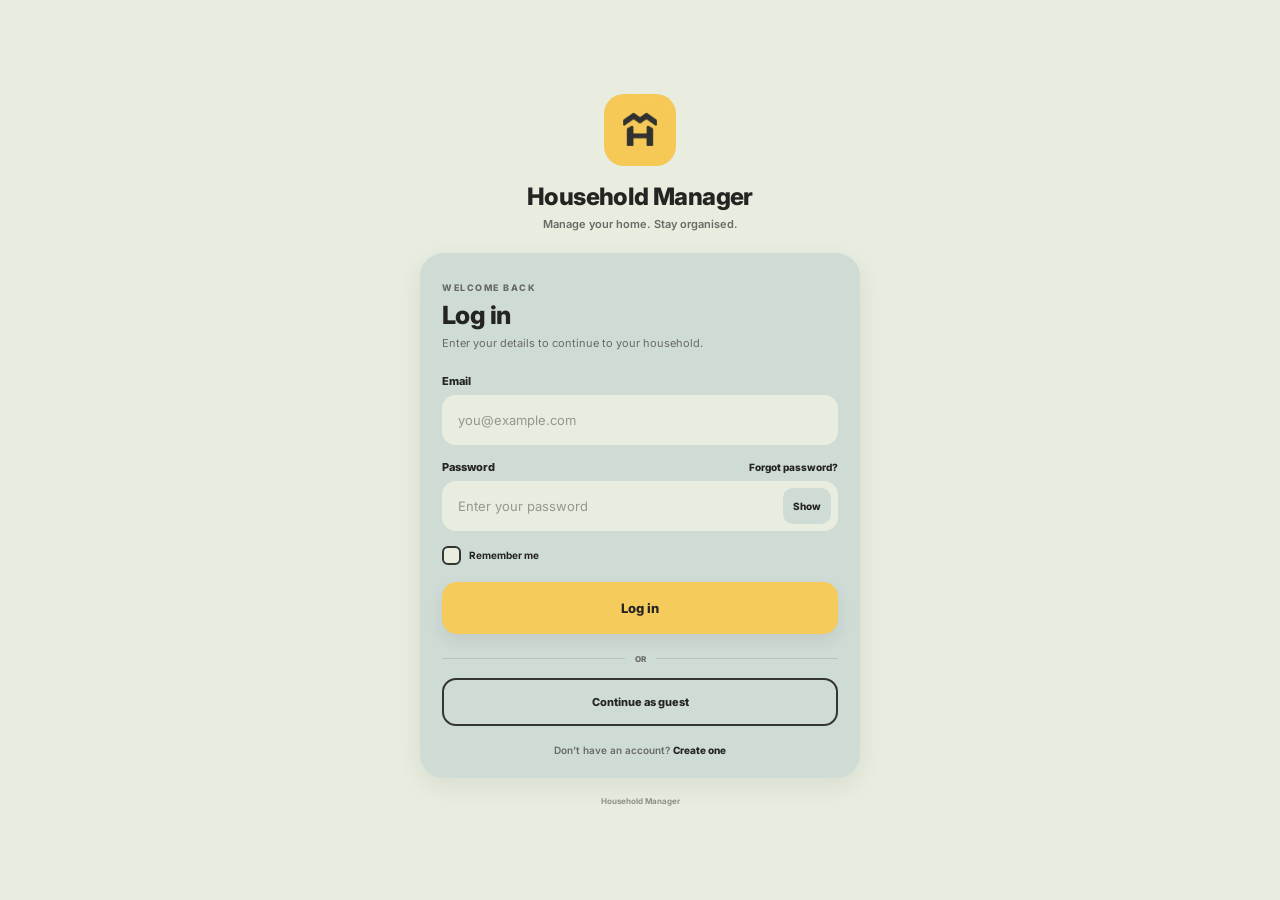
<file: shopping.html>
<!DOCTYPE html>
<html lang="en">
<head>
  <meta charset="UTF-8">
  <meta name="viewport" content="width=device-width, initial-scale=1.0, viewport-fit=cover">
  <meta name="theme-color" content="#333533">
  <title>Shopping | Household Manager</title>
  <link rel="stylesheet" href="style.css">

  <script>
    const isLoggedIn =
      localStorage.getItem("householdManagerLoggedIn") === "true";

    const isGuest =
      localStorage.getItem("householdManagerGuest") === "true";

    if (!isLoggedIn && !isGuest) {
      window.location.replace("login.html");
    }
  </script>
</head>

<body>
  <div class="app">

    <main class="main">

      <div class="mobile-topbar">
        <div class="mobile-brand">
          <img src="House_Manager_Logo.png" alt="Household Manager">

          <div>
            <div class="mobile-brand-name">
              Household Manager
            </div>

            <div class="mobile-brand-subtitle household-name">
              My Household
            </div>
          </div>
        </div>

        <a
          href="settings.html"
          class="mobile-top-action"
          aria-label="Settings"
        >
          <img src="settings_dark_thick.png" alt="">
        </a>
      </div>

      <header class="page-header">
        <div class="eyebrow">HOUSEHOLD</div>

        <h1 class="page-title">
          Shopping
        </h1>

        <p class="page-subtitle">
          Keep track of everything your household needs.
        </p>
      </header>

      <section class="shopping-summary">

        <div class="shopping-summary-main">

          <div>
            <div class="shopping-summary-label">
              Items to buy
            </div>

            <div
              class="shopping-summary-number"
              id="shoppingRemainingCount"
            >
              0
            </div>
          </div>

          <div class="shopping-summary-icon">
            <img src="shopping_dark_thin.png" alt="">
          </div>

        </div>

        <div class="shopping-summary-stats">

          <div class="shopping-summary-stat">
            <span>Total</span>
            <strong id="shoppingTotalCount">0</strong>
          </div>

          <div class="shopping-summary-divider"></div>

          <div class="shopping-summary-stat">
            <span>Completed</span>
            <strong id="shoppingCompletedCount">0</strong>
          </div>

        </div>

      </section>

      <button
        type="button"
        class="mobile-add-button"
        onclick="openSheet('shoppingSheet')"
      >
        <img src="plus_dark_thin.png" alt="">
        <span>Add Shopping Item</span>
      </button>

      <section class="shopping-filters">

        <button
          type="button"
          class="filter-button active"
          onclick="filterShopping('all', this)"
        >
          All
        </button>

        <button
          type="button"
          class="filter-button"
          onclick="filterShopping('remaining', this)"
        >
          Remaining
        </button>

        <button
          type="button"
          class="filter-button"
          onclick="filterShopping('completed', this)"
        >
          Completed
        </button>

      </section>

      <div class="category-scroll">

        <button
          type="button"
          class="category-button active"
          onclick="filterShoppingCategory('all', this)"
        >
          <img src="shopping_dark_thin.png" alt="">
          <span>All</span>
        </button>

        <button
          type="button"
          class="category-button"
          onclick="filterShoppingCategory('Groceries', this)"
        >
          <img src="food_dark_thin.png" alt="">
          <span>Groceries</span>
        </button>

        <button
          type="button"
          class="category-button"
          onclick="filterShoppingCategory('Household', this)"
        >
          <img src="home_dark_thin.png" alt="">
          <span>Household</span>
        </button>

        <button
          type="button"
          class="category-button"
          onclick="filterShoppingCategory('Cleaning', this)"
        >
          <img src="checkbox_dark_thin.png" alt="">
          <span>Cleaning</span>
        </button>

        <button
          type="button"
          class="category-button"
          onclick="filterShoppingCategory('Bathroom', this)"
        >
          <img src="home_dark_thin.png" alt="">
          <span>Bathroom</span>
        </button>

        <button
          type="button"
          class="category-button"
          onclick="filterShoppingCategory('Pet', this)"
        >
          <img src="people_dark_thin.png" alt="">
          <span>Pet</span>
        </button>

        <button
          type="button"
          class="category-button"
          onclick="filterShoppingCategory('Other', this)"
        >
          <img src="more_dark_thin.png" alt="">
          <span>Other</span>
        </button>

      </div>

      <section class="shopping-section">

        <div class="shopping-section-heading">

          <div>
            <div
              class="shopping-section-title"
              id="shoppingSectionTitle"
            >
              Shopping List
            </div>

            <div class="shopping-section-subtitle">
              Things your household needs
            </div>
          </div>

          <span
            class="shopping-section-count"
            id="visibleShoppingCount"
          >
            0
          </span>

        </div>

        <div
          class="shopping-list"
          id="shoppingList"
        ></div>

      </section>

      <button
        type="button"
        class="clear-completed-button"
        id="clearCompletedButton"
        onclick="clearCompletedShopping()"
      >
        <img src="bin_dark_thin.png" alt="">
        <span>Clear Completed</span>
      </button>

    </main>

  </div>

  <div
    class="sheet-overlay"
    id="shoppingSheet"
  >

    <div class="sheet">

      <div class="sheet-handle"></div>

      <div class="sheet-header">

        <div>
          <div class="sheet-title">
            Add Shopping Item
          </div>

          <div class="sheet-subtitle">
            Add something your household needs.
          </div>
        </div>

        <button
          type="button"
          class="sheet-close"
          onclick="closeSheet('shoppingSheet')"
          aria-label="Close"
        >
          <span aria-hidden="true">×</span>
        </button>

      </div>

      <div class="form-group">

        <label
          class="form-label"
          for="shoppingName"
        >
          Item
        </label>

        <input
          id="shoppingName"
          class="form-control"
          type="text"
          placeholder="e.g. Milk"
          autocomplete="off"
        >

      </div>

      <div class="form-row">

        <div class="form-group">

          <label
            class="form-label"
            for="shoppingQuantity"
          >
            Quantity
          </label>

          <input
            id="shoppingQuantity"
            class="form-control"
            type="text"
            placeholder="e.g. 2"
            autocomplete="off"
          >

        </div>

        <div class="form-group">

          <label
            class="form-label"
            for="shoppingCategory"
          >
            Category
          </label>

          <select
            id="shoppingCategory"
            class="form-control"
          >
            <option value="Groceries">Groceries</option>
            <option value="Household">Household</option>
            <option value="Cleaning">Cleaning</option>
            <option value="Bathroom">Bathroom</option>
            <option value="Pet">Pet</option>
            <option value="Other">Other</option>
          </select>

        </div>

      </div>

      <button
        type="button"
        class="btn btn-primary btn-large"
        id="addShoppingItemButton"
        onclick="addShoppingItem(event)"
      >
        <img src="plus_dark_thin.png" alt="">
        <span>Add Item</span>
      </button>

    </div>

  </div>

  <nav class="mobile-header">

    <a
      href="index.html"
      data-page="index.html"
      aria-label="Home"
    >
      <span class="mobile-icon">
        <img src="home_light_thick.png" alt="">
      </span>
      <span>Home</span>
    </a>

    <a
      href="shopping.html"
      data-page="shopping.html"
      aria-label="Shopping"
    >
      <span class="mobile-icon">
        <img src="shopping_light_thick.png" alt="">
      </span>
      <span>Shopping</span>
    </a>

    <a
      href="tasks.html"
      data-page="tasks.html"
      aria-label="Tasks"
    >
      <span class="mobile-icon">
        <img src="checkbox_light_thick.png" alt="">
      </span>
      <span>Tasks</span>
    </a>

    <a
      href="events.html"
      data-page="events.html"
      aria-label="Events"
    >
      <span class="mobile-icon">
        <img src="calendar_light_thick.png" alt="">
      </span>
      <span>Events</span>
    </a>

    <a
      href="spending.html"
      data-page="spending.html"
      aria-label="Spending"
    >
      <span class="mobile-icon">
        <img src="wallet_light_thick.png" alt="">
      </span>
      <span>Spending</span>
    </a>

    <a
      href="settings.html"
      data-page="settings.html"
      aria-label="Settings"
    >
      <span class="mobile-icon">
        <img src="settings_light_thick.png" alt="">
      </span>
      <span>Settings</span>
    </a>

  </nav>

  <script src="script.js"></script>

</body>
</html>
</file>
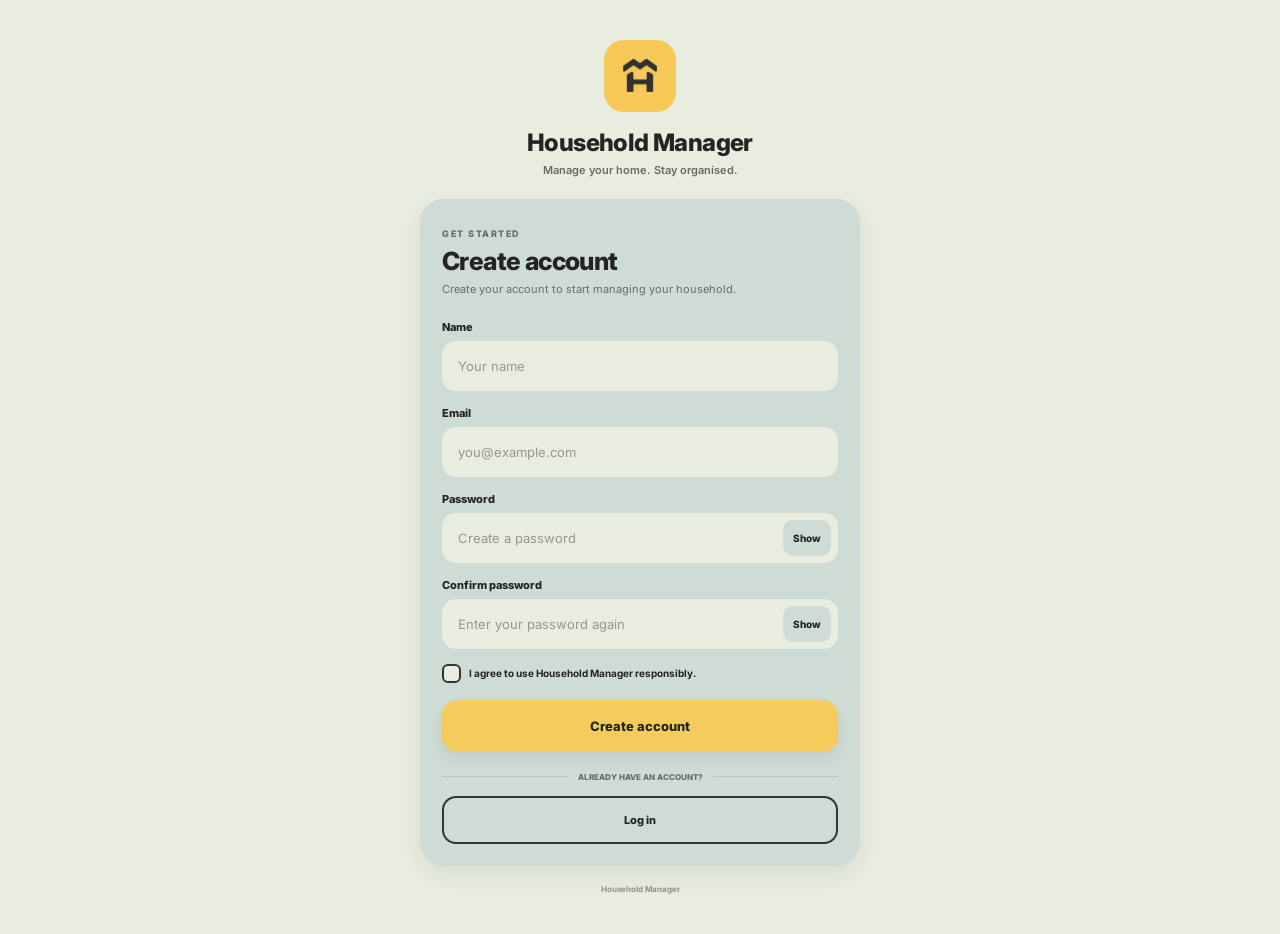
<file: signup.html>
<!DOCTYPE html>
<html lang="en">
<head>
  <meta charset="UTF-8">
  <meta name="viewport" content="width=device-width, initial-scale=1.0">
  <title>Household Manager - Sign Up</title>
  <link rel="stylesheet" href="style.css">
</head>
<body>

  <main class="login-page">

    <div class="login-brand">
      <img src="House_Manager_Logo.png" alt="Household Manager">
      <h1>Household Manager</h1>
      <p>Manage your home. Stay organised.</p>
    </div>

    <section class="login-card">

      <div class="login-header">
        <span class="login-eyebrow">GET STARTED</span>
        <h2>Create account</h2>
        <p>Create your account to start managing your household.</p>
      </div>

      <form id="signupForm">

        <div class="login-form-group">
          <label for="signupName">Name</label>
          <input
            type="text"
            id="signupName"
            class="login-input"
            placeholder="Your name"
            autocomplete="name"
            required
          >
        </div>

        <div class="login-form-group">
          <label for="signupEmail">Email</label>
          <input
            type="email"
            id="signupEmail"
            class="login-input"
            placeholder="you@example.com"
            autocomplete="email"
            required
          >
        </div>

        <div class="login-form-group">
          <label for="signupPassword">Password</label>

          <div class="password-input-wrapper">
            <input
              type="password"
              id="signupPassword"
              class="login-input"
              placeholder="Create a password"
              autocomplete="new-password"
              minlength="6"
              required
            >

            <button
              type="button"
              id="toggleSignupPassword"
              class="password-toggle"
              aria-label="Show password"
            >
              Show
            </button>
          </div>
        </div>

        <div class="login-form-group">
          <label for="signupConfirmPassword">Confirm password</label>

          <div class="password-input-wrapper">
            <input
              type="password"
              id="signupConfirmPassword"
              class="login-input"
              placeholder="Enter your password again"
              autocomplete="new-password"
              minlength="6"
              required
            >

            <button
              type="button"
              id="toggleConfirmPassword"
              class="password-toggle"
              aria-label="Show password"
            >
              Show
            </button>
          </div>
        </div>

        <label class="remember-row">
          <input type="checkbox" id="termsCheckbox" required>
          <span class="custom-checkbox"></span>
          <span>I agree to use Household Manager responsibly.</span>
        </label>

        <button type="submit" class="login-button">
          Create account
        </button>

        <p id="signupMessage" class="login-message"></p>

      </form>

      <div class="login-divider">
        <span>ALREADY HAVE AN ACCOUNT?</span>
      </div>

      <button
        type="button"
        class="secondary-login-button"
        id="loginButton"
      >
        Log in
      </button>

    </section>

    <p class="login-footer">
      Household Manager
    </p>

  </main>

  <script>
    const signupForm = document.getElementById("signupForm");
    const signupMessage = document.getElementById("signupMessage");

    const signupPassword = document.getElementById("signupPassword");
    const signupConfirmPassword = document.getElementById(
      "signupConfirmPassword"
    );

    const toggleSignupPassword = document.getElementById(
      "toggleSignupPassword"
    );

    const toggleConfirmPassword = document.getElementById(
      "toggleConfirmPassword"
    );

    const loginButton = document.getElementById("loginButton");

    toggleSignupPassword.addEventListener("click", function () {
      const isPassword = signupPassword.type === "password";

      signupPassword.type = isPassword ? "text" : "password";

      toggleSignupPassword.textContent = isPassword
        ? "Hide"
        : "Show";

      toggleSignupPassword.setAttribute(
        "aria-label",
        isPassword ? "Hide password" : "Show password"
      );
    });

    toggleConfirmPassword.addEventListener("click", function () {
      const isPassword =
        signupConfirmPassword.type === "password";

      signupConfirmPassword.type = isPassword
        ? "text"
        : "password";

      toggleConfirmPassword.textContent = isPassword
        ? "Hide"
        : "Show";

      toggleConfirmPassword.setAttribute(
        "aria-label",
        isPassword ? "Hide password" : "Show password"
      );
    });

    signupForm.addEventListener("submit", function (event) {
      event.preventDefault();

      const name = document
        .getElementById("signupName")
        .value
        .trim();

      const email = document
        .getElementById("signupEmail")
        .value
        .trim()
        .toLowerCase();

      const password = signupPassword.value;
      const confirmPassword = signupConfirmPassword.value;

      signupMessage.className = "login-message";
      signupMessage.textContent = "";

      if (!name || !email || !password || !confirmPassword) {
        signupMessage.textContent =
          "Please complete all fields.";
        signupMessage.classList.add("error");
        return;
      }

      if (password.length < 6) {
        signupMessage.textContent =
          "Your password must be at least 6 characters.";
        signupMessage.classList.add("error");
        return;
      }

      if (password !== confirmPassword) {
        signupMessage.textContent =
          "Your passwords do not match.";
        signupMessage.classList.add("error");
        return;
      }

      const existingUser = JSON.parse(
        localStorage.getItem("householdManagerUser")
      );

      if (existingUser) {
        if (existingUser.email === email) {
          signupMessage.textContent =
            "An account with this email already exists.";
          signupMessage.classList.add("error");
          return;
        }

        signupMessage.textContent =
          "An account already exists on this device.";
        signupMessage.classList.add("error");
        return;
      }

      const newUser = {
        name: name,
        email: email,
        password: password,
        createdAt: new Date().toISOString()
      };

      localStorage.setItem(
        "householdManagerUser",
        JSON.stringify(newUser)
      );

      localStorage.setItem(
        "householdManagerCurrentUser",
        JSON.stringify({
          name: name,
          email: email
        })
      );

      localStorage.setItem(
        "householdManagerLoggedIn",
        "true"
      );

      localStorage.removeItem("householdManagerGuest");

      signupMessage.textContent =
        "Account created successfully.";

      signupMessage.classList.add("success");

      setTimeout(function () {
        window.location.href = "index.html";
      }, 600);
    });

    loginButton.addEventListener("click", function () {
      window.location.href = "login.html";
    });
  </script>

</body>
</html>
</file>
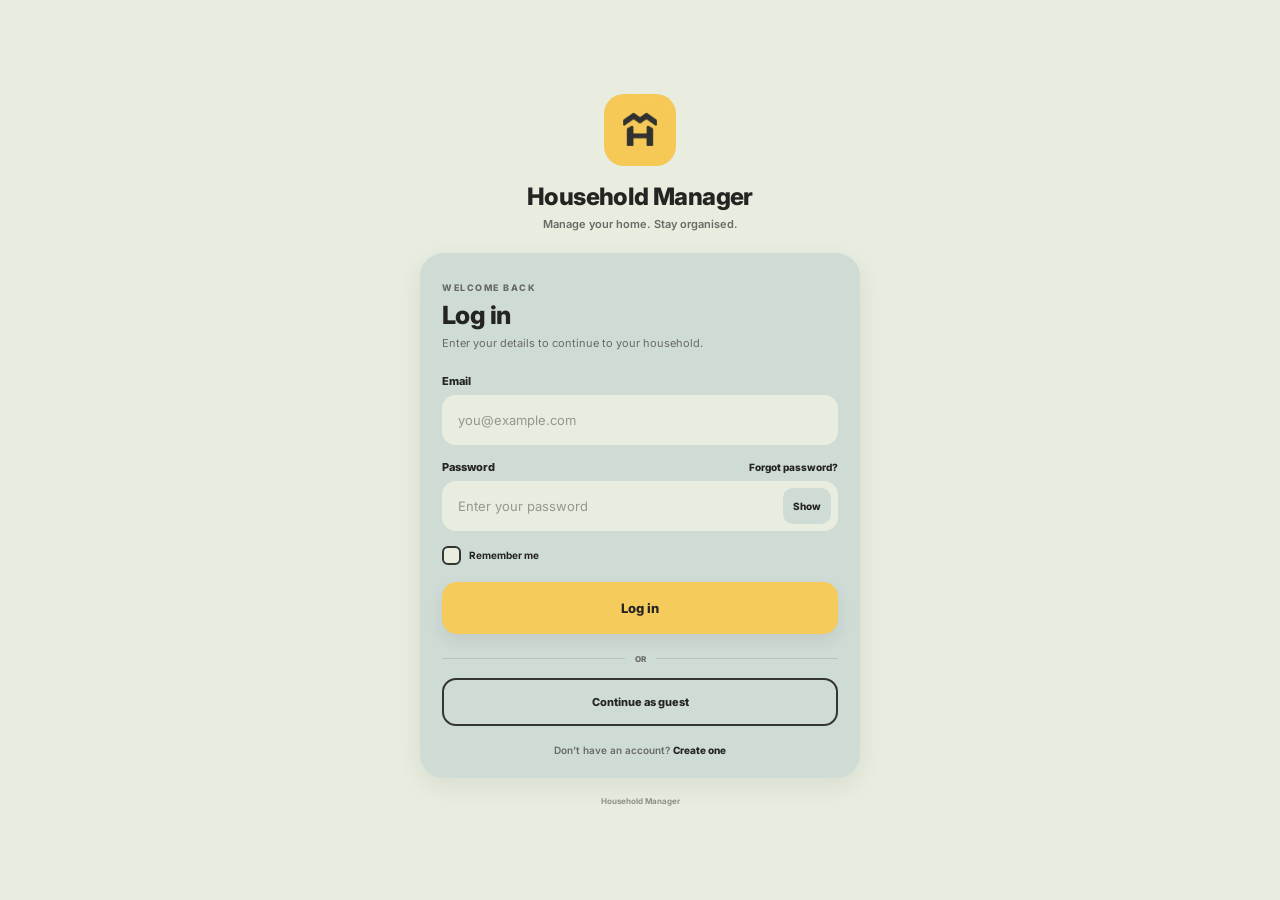
<file: spending.html>
<!DOCTYPE html>
<html lang="en">
<head>
  <meta charset="UTF-8">
  <meta name="viewport" content="width=device-width, initial-scale=1.0, viewport-fit=cover">
  <meta name="theme-color" content="#333533">
  <title>Spending | Household Manager</title>
  <link rel="stylesheet" href="style.css">

  <script>
    const isLoggedIn =
      localStorage.getItem("householdManagerLoggedIn") === "true";

    const isGuest =
      localStorage.getItem("householdManagerGuest") === "true";

    if (!isLoggedIn && !isGuest) {
      window.location.replace("login.html");
    }
  </script>
</head>

<body>
  <div class="app">

    <main class="main">

      <div class="mobile-topbar">

        <div class="mobile-brand">

          <img
            src="House_Manager_Logo.png"
            alt="Household Manager"
          >

          <div>
            <div class="mobile-brand-name">
              Household Manager
            </div>

            <div class="mobile-brand-subtitle household-name">
              My Household
            </div>
          </div>

        </div>

        <a
          href="settings.html"
          class="mobile-top-action"
          aria-label="Settings"
        >
          <img src="settings_dark_thick.png" alt="">
        </a>

      </div>

      <header class="page-header">

        <div class="eyebrow">
          HOUSEHOLD
        </div>

        <h1 class="page-title">
          Spending
        </h1>

        <p class="page-subtitle">
          Keep track of household expenses.
        </p>

      </header>

      <section class="spending-summary">

        <div class="card yellow summary-card">

          <span class="summary-label">
            Total Spending
          </span>

          <strong
            class="money"
            id="totalSpending"
          >
            $0.00
          </strong>

        </div>

        <div class="card summary-card">

          <span class="summary-label">
            This Month
          </span>

          <strong
            class="money"
            id="monthSpending"
          >
            $0.00
          </strong>

        </div>

        <div class="card dark summary-card">

          <span class="summary-label">
            Average Expense
          </span>

          <strong
            class="money"
            id="averageSpending"
          >
            $0.00
          </strong>

        </div>

      </section>

      <button
        type="button"
        class="mobile-add-button"
        onclick="openSheet('expenseSheet')"
      >
        <img src="plus_dark_thin.png" alt="">
        <span>Add Expense</span>
      </button>

      <section
        class="data-list"
        id="spendingList"
      ></section>

    </main>

  </div>

  <div
    class="sheet-overlay"
    id="expenseSheet"
  >

    <div class="sheet">

      <div class="sheet-handle"></div>

      <div class="sheet-header">

        <div>

          <div class="sheet-title">
            Add Expense
          </div>

          <div class="sheet-subtitle">
            Record a household expense.
          </div>

        </div>

        <button
          type="button"
          class="sheet-close"
          onclick="closeSheet('expenseSheet')"
          aria-label="Close"
        >
          <span aria-hidden="true">×</span>
        </button>

      </div>

      <div class="form-group">

        <label
          class="form-label"
          for="expenseName"
        >
          Expense
        </label>

        <input
          id="expenseName"
          class="form-control"
          type="text"
          placeholder="e.g. Weekly groceries"
          autocomplete="off"
        >

      </div>

      <div class="form-row">

        <div class="form-group">

          <label
            class="form-label"
            for="expenseAmount"
          >
            Amount
          </label>

          <input
            id="expenseAmount"
            class="form-control"
            type="number"
            step="0.01"
            min="0"
            placeholder="0.00"
            inputmode="decimal"
          >

        </div>

        <div class="form-group">

          <label
            class="form-label"
            for="expenseCategory"
          >
            Category
          </label>

          <select
            id="expenseCategory"
            class="form-control"
          >
            <option value="Groceries">
              Groceries
            </option>

            <option value="Bills">
              Bills
            </option>

            <option value="Transport">
              Transport
            </option>

            <option value="Entertainment">
              Entertainment
            </option>

            <option value="Home">
              Home
            </option>

            <option value="Other">
              Other
            </option>
          </select>

        </div>

      </div>

      <div class="form-group">

        <label
          class="form-label"
          for="expenseDate"
        >
          Date
        </label>

        <input
          id="expenseDate"
          class="form-control"
          type="date"
        >

      </div>

      <button
        type="button"
        class="btn btn-primary btn-large"
        onclick="addExpense(event)"
      >
        <img src="expenses_dark_thin.png" alt="">
        <span>Add Expense</span>
      </button>

    </div>

  </div>

  <nav class="mobile-header">

    <a
      href="index.html"
      data-page="index.html"
      aria-label="Home"
    >
      <span class="mobile-icon">
        <img src="home_light_thick.png" alt="">
      </span>

      <span>Home</span>
    </a>

    <a
      href="shopping.html"
      data-page="shopping.html"
      aria-label="Shopping"
    >
      <span class="mobile-icon">
        <img src="shopping_light_thick.png" alt="">
      </span>

      <span>Shopping</span>
    </a>

    <a
      href="tasks.html"
      data-page="tasks.html"
      aria-label="Tasks"
    >
      <span class="mobile-icon">
        <img src="checkbox_light_thick.png" alt="">
      </span>

      <span>Tasks</span>
    </a>

    <a
      href="events.html"
      data-page="events.html"
      aria-label="Events"
    >
      <span class="mobile-icon">
        <img src="calendar_light_thick.png" alt="">
      </span>

      <span>Events</span>
    </a>

    <a
      href="spending.html"
      data-page="spending.html"
      aria-label="Spending"
    >
      <span class="mobile-icon">
        <img src="wallet_light_thick.png" alt="">
      </span>

      <span>Spending</span>
    </a>

    <a
      href="settings.html"
      data-page="settings.html"
      aria-label="Settings"
    >
      <span class="mobile-icon">
        <img src="settings_light_thick.png" alt="">
      </span>

      <span>Settings</span>
    </a>

  </nav>

  <script src="script.js"></script>

</body>
</html>
</file>
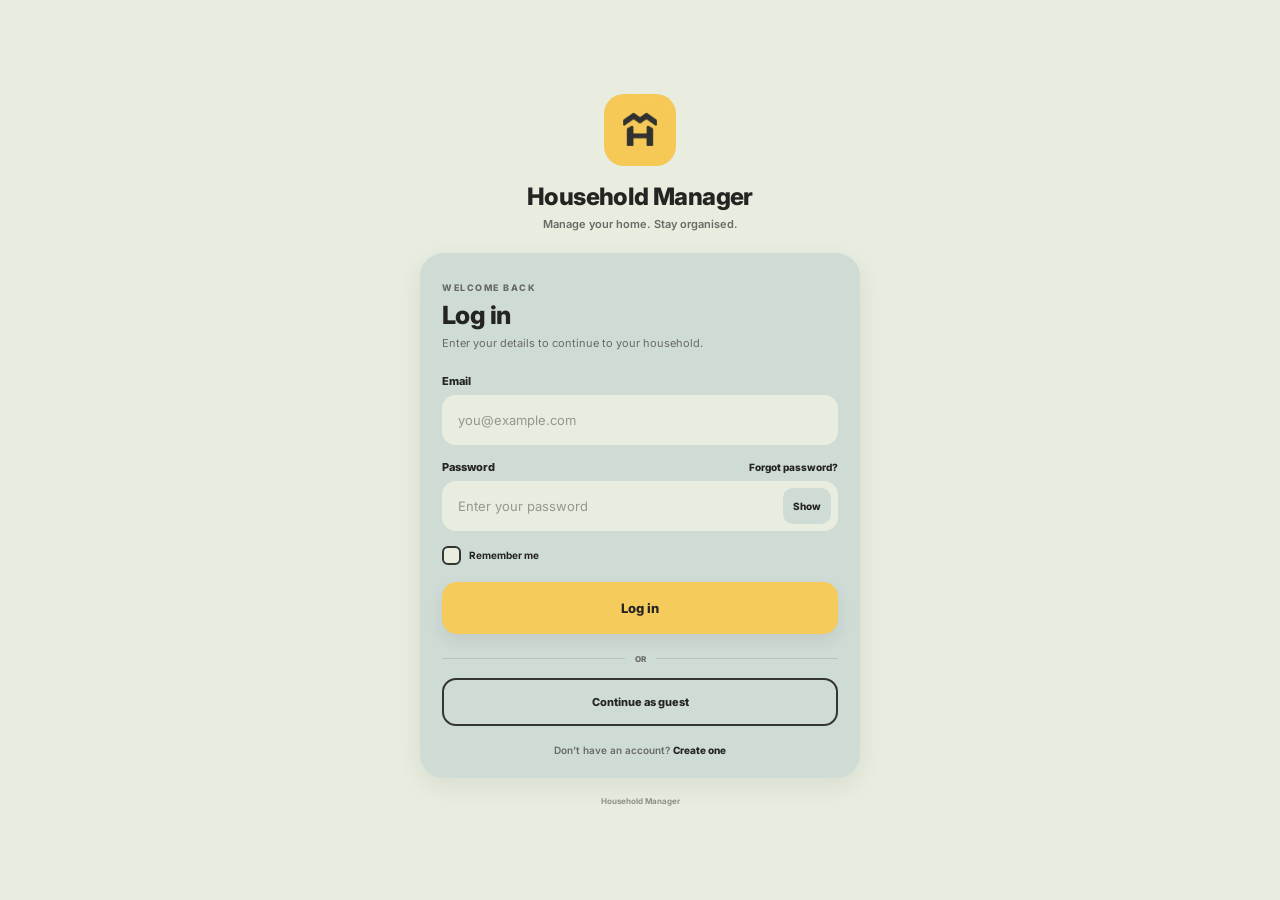
<file: tasks.html>
<!DOCTYPE html>
<html lang="en">
<head>
  <meta charset="UTF-8">
  <meta name="viewport" content="width=device-width, initial-scale=1.0, viewport-fit=cover">
  <meta name="theme-color" content="#333533">
  <title>Tasks | Household Manager</title>
  <link rel="stylesheet" href="style.css">

  <script>
    const isLoggedIn =
      localStorage.getItem("householdManagerLoggedIn") === "true";

    const isGuest =
      localStorage.getItem("householdManagerGuest") === "true";

    if (!isLoggedIn && !isGuest) {
      window.location.replace("login.html");
    }
  </script>
</head>

<body>
  <div class="app">

    <main class="main">

      <div class="mobile-topbar">

        <div class="mobile-brand">

          <img
            src="House_Manager_Logo.png"
            alt="Household Manager"
          >

          <div>
            <div class="mobile-brand-name">
              Household Manager
            </div>

            <div class="mobile-brand-subtitle household-name">
              My Household
            </div>
          </div>

        </div>

        <a
          href="settings.html"
          class="mobile-top-action"
          aria-label="Settings"
        >
          <img src="settings_dark_thick.png" alt="">
        </a>

      </div>

      <header class="page-header">

        <div class="eyebrow">
          HOUSEHOLD
        </div>

        <h1 class="page-title">
          Tasks
        </h1>

        <p class="page-subtitle">
          Keep everyone on top of what needs to be done.
        </p>

      </header>

      <section class="task-progress-card">

        <div class="task-progress-top">

          <div>

            <div class="task-progress-label">
              Task Progress
            </div>

            <div class="task-progress-number">

              <span id="taskProgressCompleted">
                0
              </span>

              <span class="task-progress-total">
                /
              </span>

              <span id="taskProgressTotal">
                0
              </span>

            </div>

          </div>

          <div
            class="task-progress-percent"
            id="taskProgressPercent"
          >
            0%
          </div>

        </div>

        <div class="progress-track">

          <div
            class="progress-fill"
            id="taskProgressFill"
          ></div>

        </div>

        <div
          class="task-progress-message"
          id="taskProgressMessage"
        >
          Add your first task to get started.
        </div>

      </section>

      <button
        type="button"
        class="mobile-add-button"
        onclick="openSheet('taskSheet')"
      >
        <img src="plus_dark_thin.png" alt="">
        <span>Add Task</span>
      </button>

      <section class="task-filters">

        <button
          type="button"
          class="filter-button active"
          onclick="filterTasks('all', this)"
        >
          All
        </button>

        <button
          type="button"
          class="filter-button"
          onclick="filterTasks('today', this)"
        >
          Today
        </button>

        <button
          type="button"
          class="filter-button"
          onclick="filterTasks('active', this)"
        >
          Active
        </button>

        <button
          type="button"
          class="filter-button"
          onclick="filterTasks('completed', this)"
        >
          Done
        </button>

      </section>

      <section class="task-summary">

        <div class="task-summary-item">

          <div class="task-summary-icon yellow-summary">
            <img src="checkbox_dark_thin.png" alt="">
          </div>

          <div>
            <span>Active</span>
            <strong id="taskCount">0</strong>
          </div>

        </div>

        <div class="task-summary-item">

          <div class="task-summary-icon">
            <img src="warning_dark_thin.png" alt="">
          </div>

          <div>
            <span>High Priority</span>
            <strong id="highPriorityCount">0</strong>
          </div>

        </div>

        <div class="task-summary-item">

          <div class="task-summary-icon">
            <img src="checkbox_dark_thin.png" alt="">
          </div>

          <div>
            <span>Completed</span>
            <strong id="completedTaskCount">0</strong>
          </div>

        </div>

      </section>

      <section
        class="task-section"
        id="todayTaskSection"
      >

        <div class="task-section-heading">

          <div>

            <div class="task-section-title">
              Today
            </div>

            <div class="task-section-subtitle">
              Tasks due today
            </div>

          </div>

          <span
            class="task-section-count"
            id="todayTaskSectionCount"
          >
            0
          </span>

        </div>

        <div
          class="task-list"
          id="todayTaskList"
        ></div>

      </section>

      <section
        class="task-section"
        id="upcomingTaskSection"
      >

        <div class="task-section-heading">

          <div>

            <div class="task-section-title">
              Upcoming
            </div>

            <div class="task-section-subtitle">
              Tasks coming up
            </div>

          </div>

          <span
            class="task-section-count"
            id="upcomingTaskSectionCount"
          >
            0
          </span>

        </div>

        <div
          class="task-list"
          id="upcomingTaskList"
        ></div>

      </section>

      <section
        class="task-section"
        id="mainTaskSection"
      >

        <div class="task-section-heading">

          <div>

            <div
              class="task-section-title"
              id="mainTaskTitle"
            >
              All Tasks
            </div>

            <div class="task-section-subtitle">
              Your household task list
            </div>

          </div>

        </div>

        <div
          class="task-list"
          id="taskList"
        ></div>

      </section>

    </main>

  </div>

  <div
    class="sheet-overlay"
    id="taskSheet"
  >

    <div class="sheet">

      <div class="sheet-handle"></div>

      <div class="sheet-header">

        <div>

          <div class="sheet-title">
            Add Task
          </div>

          <div class="sheet-subtitle">
            Create a new household task.
          </div>

        </div>

        <button
          type="button"
          class="sheet-close"
          onclick="closeSheet('taskSheet')"
          aria-label="Close"
        >
          <span aria-hidden="true">×</span>
        </button>

      </div>

      <div class="form-group">

        <label
          class="form-label"
          for="taskName"
        >
          Task
        </label>

        <input
          id="taskName"
          class="form-control"
          type="text"
          placeholder="e.g. Clean the kitchen"
          autocomplete="off"
        >

      </div>

      <div class="form-group">

        <label
          class="form-label"
          for="taskPerson"
        >
          Assigned To
        </label>

        <input
          id="taskPerson"
          class="form-control"
          type="text"
          placeholder="e.g. James"
          autocomplete="off"
        >

      </div>

      <div class="form-row">

        <div class="form-group">

          <label
            class="form-label"
            for="taskDue"
          >
            Due Date
          </label>

          <input
            id="taskDue"
            class="form-control"
            type="date"
          >

        </div>

        <div class="form-group">

          <label
            class="form-label"
            for="taskPriority"
          >
            Priority
          </label>

          <select
            id="taskPriority"
            class="form-control"
          >

            <option value="Low">
              Low
            </option>

            <option
              value="Medium"
              selected
            >
              Medium
            </option>

            <option value="High">
              High
            </option>

          </select>

        </div>

      </div>

      <button
        type="button"
        class="btn btn-primary btn-large"
        onclick="addTask(event)"
      >
        <img src="checkbox_dark_thin.png" alt="">
        <span>Add Task</span>
      </button>

    </div>

  </div>

  <nav class="mobile-header">

    <a
      href="index.html"
      data-page="index.html"
      aria-label="Home"
    >
      <span class="mobile-icon">
        <img src="home_light_thick.png" alt="">
      </span>

      <span>
        Home
      </span>
    </a>

    <a
      href="shopping.html"
      data-page="shopping.html"
      aria-label="Shopping"
    >
      <span class="mobile-icon">
        <img src="shopping_light_thick.png" alt="">
      </span>

      <span>
        Shopping
      </span>
    </a>

    <a
      href="tasks.html"
      data-page="tasks.html"
      aria-label="Tasks"
    >
      <span class="mobile-icon">
        <img src="checkbox_light_thick.png" alt="">
      </span>

      <span>
        Tasks
      </span>
    </a>

    <a
      href="events.html"
      data-page="events.html"
      aria-label="Events"
    >
      <span class="mobile-icon">
        <img src="calendar_light_thick.png" alt="">
      </span>

      <span>
        Events
      </span>
    </a>

    <a
      href="spending.html"
      data-page="spending.html"
      aria-label="Spending"
    >
      <span class="mobile-icon">
        <img src="wallet_light_thick.png" alt="">
      </span>

      <span>
        Spending
      </span>
    </a>

    <a
      href="settings.html"
      data-page="settings.html"
      aria-label="Settings"
    >
      <span class="mobile-icon">
        <img src="settings_light_thick.png" alt="">
      </span>

      <span>
        Settings
      </span>
    </a>

  </nav>

  <script src="script.js"></script>

</body>
</html>
</file>
<file: style.css>
@import url("https://fonts.googleapis.com/css2?family=Inter:wght@400;500;600;700;800&display=swap");

:root {
  --yellow: #F5CB5C;
  --supporting: #CFDBD5;
  --background: #E8EDDF;
  --deep-dark: #242423;
  --primary-dark: #333533;
  --muted: #686B65;
  --danger: #9B4D4D;
  --success: #607D65;

  --radius: 20px;
  --small-radius: 14px;
  --shadow: 0 8px 24px rgba(36, 36, 35, 0.08);
}

* {
  box-sizing: border-box;
  margin: 0;
  padding: 0;
}

html {
  background: var(--background);
}

body {
  font-family: "Inter", sans-serif;
  background: var(--background);
  color: var(--deep-dark);
  min-height: 100vh;
  -webkit-tap-highlight-color: transparent;
  overflow-x: hidden;
}

button,
input,
select,
textarea {
  font-family: inherit;
}

button {
  cursor: pointer;
}

a {
  color: inherit;
}

img {
  max-width: 100%;
}

.app {
  min-height: 100vh;
}

/* ================================
PNG ICON SYSTEM
================================ */

.mobile-top-action img,
.mobile-header img,
.mobile-icon img,
.mobile-add-button img,
.btn img,
.button-icon img,
.quick-action-icon img,
.stat-icon img,
.today-item-icon img,
.shopping-summary-icon img,
.task-summary-icon img,
.task-empty-icon img,
.shopping-empty-icon img,
.event-empty-icon img,
.event-detail-icon img,
.sheet-close img,
.category-button img,
.clear-completed-button img,
.task-delete img,
.shopping-delete img,
.event-delete img,
.shopping-category-badge img,
.settings-household-button-icon img,
.settings-household-button-arrow {
  display: block;
  object-fit: contain;
  flex-shrink: 0;
}

.mobile-top-action img {
  width: 20px;
  height: 20px;
}

.mobile-header .mobile-icon img {
  width: 20px;
  height: 20px;
}

.mobile-add-button img {
  width: 19px;
  height: 19px;
}

.btn img {
  width: 17px;
  height: 17px;
}

.button-icon img {
  width: 19px;
  height: 19px;
}

.quick-action-icon img,
.stat-icon img,
.today-item-icon img {
  width: 18px;
  height: 18px;
}

.shopping-summary-icon img {
  width: 20px;
  height: 20px;
}

.task-summary-icon img {
  width: 17px;
  height: 17px;
}

.task-empty-icon img,
.shopping-empty-icon img,
.event-empty-icon img {
  width: 20px;
  height: 20px;
}

.event-detail-icon img {
  width: 14px;
  height: 14px;
}

.sheet-close img {
  width: 18px;
  height: 18px;
}

.category-button img {
  width: 16px;
  height: 16px;
}

.clear-completed-button img {
  width: 16px;
  height: 16px;
}

.task-delete img,
.shopping-delete img,
.event-delete img {
  width: 15px;
  height: 15px;
}

.shopping-category-badge img {
  width: 13px;
  height: 13px;
}

/* ================================
MAIN MOBILE LAYOUT
================================ */

.sidebar {
  display: none;
}

.main {
  width: 100%;
  min-height: 100vh;
  padding: 18px 16px calc(100px + env(safe-area-inset-bottom));
}

.mobile-topbar {
  display: flex;
  align-items: center;
  justify-content: space-between;
  margin: 2px 0 20px;
}

.mobile-brand {
  display: flex;
  align-items: center;
  gap: 10px;
  min-width: 0;
}

.mobile-brand img {
  width: 40px;
  height: 40px;
  object-fit: contain;
  border-radius: 12px;
  flex-shrink: 0;
}

.mobile-brand-name {
  font-size: 16px;
  font-weight: 800;
  letter-spacing: -0.3px;
}

.mobile-brand-subtitle {
  color: var(--muted);
  font-size: 9px;
  font-weight: 700;
  margin-top: 2px;
}

.mobile-top-action {
  width: 44px;
  height: 44px;
  border: 0;
  border-radius: 14px;
  background: var(--supporting);
  color: var(--deep-dark);
  display: grid;
  place-items: center;
  text-decoration: none;
  flex-shrink: 0;
}

/* ================================
PAGE HEADERS
================================ */

.page-header {
  margin-bottom: 20px;
}

.eyebrow {
  color: var(--muted);
  font-size: 9px;
  font-weight: 800;
  letter-spacing: 1.5px;
  margin-bottom: 6px;
}

.page-title {
  font-size: 28px;
  line-height: 1.1;
  font-weight: 800;
  letter-spacing: -0.7px;
}

.page-subtitle {
  margin-top: 7px;
  color: var(--muted);
  font-size: 13px;
  line-height: 1.45;
}

/* ================================
CARDS
================================ */

.card {
  background: var(--supporting);
  border-radius: var(--radius);
  padding: 18px;
  box-shadow: var(--shadow);
}

.card.dark {
  background: var(--primary-dark);
  color: var(--background);
}

.card.yellow {
  background: var(--yellow);
}

.card-title {
  font-size: 16px;
  font-weight: 800;
  margin-bottom: 14px;
}

.card-heading-row {
  display: flex;
  align-items: center;
  justify-content: space-between;
  gap: 12px;
}

/* ================================
BUTTONS
================================ */

.btn {
  border: 0;
  border-radius: 13px;
  min-height: 44px;
  padding: 11px 16px;
  font-size: 13px;
  font-weight: 800;
  display: inline-flex;
  align-items: center;
  justify-content: center;
  gap: 7px;
  transition: transform 0.15s ease, filter 0.15s ease;
}

.btn:active {
  transform: scale(0.98);
}

.btn-primary {
  background: var(--yellow);
  color: var(--deep-dark);
}

.btn-dark {
  background: var(--primary-dark);
  color: var(--background);
}

.btn-danger {
  background: var(--danger);
  color: var(--background);
}

.btn-small {
  min-height: 38px;
  padding: 8px 11px;
  font-size: 11px;
}

.btn-large {
  width: 100%;
  min-height: 52px;
  margin-top: 8px;
}

.mobile-add-button {
  width: 100%;
  min-height: 52px;
  border: 0;
  border-radius: 16px;
  background: var(--yellow);
  color: var(--deep-dark);
  font-size: 14px;
  font-weight: 800;
  margin-bottom: 12px;
  box-shadow: 0 7px 16px rgba(36, 36, 35, 0.08);
  display: flex;
  align-items: center;
  justify-content: center;
  gap: 8px;
}

.mobile-add-button:active {
  transform: scale(0.98);
}

/* ================================
LINKS
================================ */

.text-link {
  color: var(--deep-dark);
  font-size: 10px;
  font-weight: 800;
  text-decoration: none;
  white-space: nowrap;
}

/* ================================
DASHBOARD
================================ */

.dashboard-grid {
  display: grid;
  grid-template-columns: 1fr 1fr;
  gap: 10px;
  margin-bottom: 22px;
}

.stat-card {
  min-height: 138px;
  padding: 15px;
  display: flex;
  flex-direction: column;
  justify-content: space-between;
  text-decoration: none;
  transition: transform 0.15s ease;
}

.stat-card:active {
  transform: scale(0.98);
}

.stat-top {
  display: flex;
  align-items: center;
  justify-content: space-between;
}

.stat-icon {
  width: 32px;
  height: 32px;
  border-radius: 10px;
  background: rgba(36, 36, 35, 0.08);
  display: grid;
  place-items: center;
}

.card.dark .stat-icon {
  background: rgba(232, 237, 223, 0.12);
}

.stat-arrow {
  width: 20px;
  height: 20px;
  display: grid;
  place-items: center;
  opacity: 0.45;
}

.stat-arrow img {
  width: 16px;
  height: 16px;
  object-fit: contain;
}

.stat-label {
  font-size: 10px;
  font-weight: 700;
  opacity: 0.68;
}

.stat-number {
  font-size: 24px;
  font-weight: 800;
  letter-spacing: -0.6px;
  margin-top: 4px;
}

.dashboard-columns {
  display: flex;
  flex-direction: column;
  gap: 14px;
}

.dashboard-section {
  margin-bottom: 24px;
}

.section-heading {
  display: flex;
  align-items: flex-end;
  justify-content: space-between;
  gap: 10px;
  margin-bottom: 11px;
}

.section-title {
  font-size: 16px;
  font-weight: 800;
  letter-spacing: -0.2px;
}

.section-subtitle {
  color: var(--muted);
  font-size: 10px;
  margin-top: 3px;
}

.quick-actions {
  display: grid;
  grid-template-columns: 1fr 1fr;
  gap: 9px;
}

.quick-action {
  min-height: 66px;
  border: 0;
  border-radius: 15px;
  background: var(--supporting);
  color: var(--deep-dark);
  display: flex;
  align-items: center;
  gap: 10px;
  padding: 11px;
  font-size: 11px;
  font-weight: 800;
  text-align: left;
  box-shadow: var(--shadow);
}

.quick-action:active {
  transform: scale(0.98);
}

.quick-action.yellow-action {
  background: var(--yellow);
}

.quick-action-icon {
  width: 34px;
  height: 34px;
  border-radius: 10px;
  background: rgba(36, 36, 35, 0.08);
  display: grid;
  place-items: center;
  flex-shrink: 0;
}

.today-card {
  background: var(--primary-dark);
  color: var(--background);
  border-radius: 18px;
  padding: 15px;
  display: flex;
  align-items: center;
  box-shadow: var(--shadow);
}

.today-item {
  flex: 1;
  display: flex;
  align-items: center;
  gap: 10px;
}

.today-item-icon {
  width: 34px;
  height: 34px;
  border-radius: 10px;
  background: rgba(232, 237, 223, 0.1);
  display: grid;
  place-items: center;
}

.today-item-content {
  display: flex;
  flex-direction: column;
  gap: 2px;
}

.today-item-label {
  color: var(--supporting);
  font-size: 9px;
  font-weight: 700;
}

.today-item-content strong {
  font-size: 18px;
  font-weight: 800;
}

.today-divider {
  width: 1px;
  height: 38px;
  background: rgba(232, 237, 223, 0.15);
  margin: 0 12px;
}

/* ================================
GENERAL LISTS
================================ */

.section-list,
.data-list {
  display: flex;
  flex-direction: column;
  gap: 9px;
}

.list-item {
  width: 100%;
  min-height: 58px;
  background: var(--supporting);
  padding: 13px;
  border-radius: 16px;
  display: flex;
  align-items: center;
  justify-content: space-between;
  gap: 10px;
  box-shadow: var(--shadow);
}

.item-left {
  display: flex;
  align-items: center;
  gap: 10px;
  min-width: 0;
  flex: 1;
}

.item-left > span {
  width: 30px;
  height: 30px;
  border-radius: 10px;
  background: var(--background);
  display: grid;
  place-items: center;
  flex-shrink: 0;
}

.item-left > span img {
  width: 17px;
  height: 17px;
  object-fit: contain;
}

.dashboard-list-icon {
  width: 30px !important;
  height: 30px !important;
  border-radius: 10px;
  background: var(--background);
  display: grid !important;
  place-items: center;
  flex-shrink: 0;
}

.dashboard-list-icon::before {
  content: "";
  width: 15px;
  height: 15px;
  border-radius: 5px;
  background: var(--supporting);
}

.data-row {
  width: 100%;
  background: var(--supporting);
  border-radius: 16px;
  padding: 14px;
  display: flex;
  align-items: center;
  justify-content: space-between;
  gap: 10px;
  box-shadow: var(--shadow);
}

.data-row.completed {
  opacity: 0.52;
}

.data-row.completed .data-name {
  text-decoration: line-through;
}

.data-main {
  display: flex;
  align-items: center;
  gap: 11px;
  min-width: 0;
  flex: 1;
}

.data-name {
  font-size: 13px;
  font-weight: 800;
  line-height: 1.3;
}

.data-info {
  font-size: 11px;
  color: var(--muted);
  margin-top: 4px;
  line-height: 1.4;
}

.data-actions {
  display: flex;
  align-items: center;
  gap: 6px;
  flex-shrink: 0;
}

.item-title {
  font-weight: 700;
  font-size: 13px;
  overflow: hidden;
  text-overflow: ellipsis;
  white-space: nowrap;
}

.item-meta {
  font-size: 11px;
  color: var(--muted);
  margin-top: 3px;
}

/* ================================
CHECKBOX
================================ */

.check {
  appearance: none;
  width: 23px;
  height: 23px;
  border: 2px solid var(--primary-dark);
  border-radius: 8px;
  background: var(--background);
  flex-shrink: 0;
  position: relative;
  cursor: pointer;
}

.check:checked {
  background: var(--yellow);
  border-color: var(--yellow);
}

.check:checked::after {
  content: "";
  position: absolute;
  width: 9px;
  height: 5px;
  left: 5px;
  top: 5px;
  border-left: 2px solid var(--deep-dark);
  border-bottom: 2px solid var(--deep-dark);
  transform: rotate(-45deg);
}

/* ================================
BADGES
================================ */

.badge {
  display: inline-flex;
  align-items: center;
  justify-content: center;
  padding: 6px 9px;
  border-radius: 20px;
  background: var(--primary-dark);
  color: var(--background);
  font-size: 9px;
  font-weight: 800;
  white-space: nowrap;
}

.badge.yellow {
  background: var(--yellow);
  color: var(--deep-dark);
}

/* ================================
EMPTY STATES
================================ */

.empty-state {
  text-align: center;
  padding: 42px 18px;
  background: var(--supporting);
  border-radius: 18px;
  box-shadow: var(--shadow);
}

.empty-icon {
  width: 44px;
  height: 44px;
  margin: 0 auto 10px;
  border-radius: 13px;
  background: var(--background);
  display: grid;
  place-items: center;
}

.empty-icon img {
  width: 20px;
  height: 20px;
}

.empty-title {
  font-size: 15px;
  font-weight: 800;
}

.empty-text {
  font-size: 12px;
  color: var(--muted);
  margin-top: 5px;
  line-height: 1.4;
}

/* ================================
FILTERS
================================ */

.task-filters,
.shopping-filters,
.event-filters {
  display: flex;
  gap: 7px;
  overflow-x: auto;
  scrollbar-width: none;
  padding-bottom: 2px;
}

.task-filters::-webkit-scrollbar,
.shopping-filters::-webkit-scrollbar,
.event-filters::-webkit-scrollbar {
  display: none;
}

.task-filters,
.shopping-filters {
  margin-bottom: 13px;
}

.event-filters {
  margin-bottom: 18px;
}

.filter-button {
  border: 0;
  border-radius: 20px;
  background: var(--supporting);
  color: var(--deep-dark);
  min-height: 44px;
  padding: 8px 15px;
  font-size: 11px;
  font-weight: 800;
  white-space: nowrap;
}

.filter-button.active {
  background: var(--primary-dark);
  color: var(--background);
}

/* ================================
TASKS
================================ */

.task-progress-card {
  background: var(--primary-dark);
  color: var(--background);
  border-radius: 20px;
  padding: 17px;
  margin-bottom: 12px;
  box-shadow: var(--shadow);
}

.task-progress-top {
  display: flex;
  align-items: center;
  justify-content: space-between;
  gap: 15px;
}

.task-progress-label {
  color: var(--supporting);
  font-size: 10px;
  font-weight: 700;
}

.task-progress-number {
  margin-top: 3px;
  font-size: 24px;
  font-weight: 800;
  letter-spacing: -0.6px;
}

.task-progress-total {
  opacity: 0.45;
}

.task-progress-percent {
  min-width: 48px;
  height: 48px;
  border-radius: 15px;
  background: var(--yellow);
  color: var(--deep-dark);
  display: grid;
  place-items: center;
  font-size: 12px;
  font-weight: 900;
}

.progress-track {
  width: 100%;
  height: 7px;
  background: rgba(232, 237, 223, 0.13);
  border-radius: 99px;
  margin-top: 15px;
  overflow: hidden;
}

.progress-fill {
  width: 0%;
  height: 100%;
  background: var(--yellow);
  border-radius: 99px;
  transition: width 0.25s ease;
}

.task-progress-message {
  color: var(--supporting);
  opacity: 0.7;
  font-size: 9px;
  margin-top: 8px;
}

.task-summary {
  display: grid;
  grid-template-columns: repeat(3, 1fr);
  gap: 8px;
  margin-bottom: 18px;
}

.task-summary-item {
  background: var(--supporting);
  border-radius: 15px;
  padding: 11px 9px;
  display: flex;
  align-items: center;
  gap: 8px;
  min-width: 0;
  box-shadow: var(--shadow);
}

.task-summary-icon {
  width: 28px;
  height: 28px;
  border-radius: 9px;
  background: var(--background);
  display: grid;
  place-items: center;
  flex-shrink: 0;
}

.yellow-summary {
  background: var(--yellow);
}

.task-summary-item span {
  display: block;
  color: var(--muted);
  font-size: 8px;
  font-weight: 700;
  white-space: nowrap;
}

.task-summary-item strong {
  display: block;
  font-size: 16px;
  font-weight: 800;
  margin-top: 2px;
}

.task-section {
  margin-bottom: 22px;
}

.task-section.hidden {
  display: none;
}

.task-section-heading {
  display: flex;
  align-items: center;
  justify-content: space-between;
  gap: 10px;
  margin-bottom: 9px;
}

.task-section-title {
  font-size: 16px;
  font-weight: 800;
  letter-spacing: -0.2px;
}

.task-section-subtitle {
  color: var(--muted);
  font-size: 10px;
  margin-top: 3px;
}

.task-section-count {
  min-width: 28px;
  height: 28px;
  padding: 0 8px;
  border-radius: 10px;
  background: var(--supporting);
  display: grid;
  place-items: center;
  font-size: 10px;
  font-weight: 800;
}

.task-list {
  display: flex;
  flex-direction: column;
  gap: 8px;
}

.task-card {
  background: var(--supporting);
  border-radius: 16px;
  padding: 13px;
  display: flex;
  align-items: center;
  gap: 10px;
  box-shadow: var(--shadow);
  min-width: 0;
}

.task-card.completed {
  opacity: 0.5;
}

.task-card.completed .task-name {
  text-decoration: line-through;
}

.task-checkbox {
  appearance: none;
  width: 24px;
  height: 24px;
  border: 2px solid var(--primary-dark);
  border-radius: 8px;
  background: var(--background);
  position: relative;
  flex-shrink: 0;
  margin: 0;
  cursor: pointer;
}

.task-checkbox:checked {
  background: var(--yellow);
  border-color: var(--yellow);
}

.task-checkbox:checked::after {
  content: "";
  position: absolute;
  width: 9px;
  height: 5px;
  left: 5px;
  top: 5px;
  border-left: 2px solid var(--deep-dark);
  border-bottom: 2px solid var(--deep-dark);
  transform: rotate(-45deg);
}

.task-content {
  flex: 1;
  min-width: 0;
}

.task-name {
  font-size: 13px;
  font-weight: 800;
  line-height: 1.25;
  overflow: hidden;
  text-overflow: ellipsis;
  white-space: nowrap;
}

.task-details {
  display: flex;
  align-items: center;
  gap: 5px;
  flex-wrap: wrap;
  margin-top: 5px;
}

.task-detail {
  color: var(--muted);
  font-size: 9px;
  font-weight: 600;
}

.task-detail-dot {
  color: var(--muted);
  opacity: 0.45;
  font-size: 8px;
}

.task-priority {
  flex-shrink: 0;
  padding: 6px 8px;
  border-radius: 10px;
  background: var(--primary-dark);
  color: var(--background);
  font-size: 8px;
  font-weight: 800;
}

.task-priority.high {
  background: var(--yellow);
  color: var(--deep-dark);
}

.task-priority.low {
  opacity: 0.65;
}

.task-delete {
  width: 44px;
  height: 44px;
  border: 0;
  border-radius: 9px;
  background: rgba(155, 77, 77, 0.12);
  color: var(--danger);
  display: grid;
  place-items: center;
  flex-shrink: 0;
}

.task-empty {
  background: var(--supporting);
  border-radius: 16px;
  padding: 25px 16px;
  text-align: center;
  box-shadow: var(--shadow);
}

.task-empty-icon {
  width: 42px;
  height: 42px;
  margin: 0 auto 9px;
  border-radius: 13px;
  background: var(--background);
  display: grid;
  place-items: center;
}

.task-empty-title {
  font-size: 13px;
  font-weight: 800;
}

.task-empty-text {
  color: var(--muted);
  font-size: 10px;
  line-height: 1.45;
  margin-top: 4px;
}

.task-card.overdue {
  box-shadow:
    inset 3px 0 0 var(--danger),
    var(--shadow);
}

.task-card.due-today {
  box-shadow:
    inset 3px 0 0 var(--yellow),
    var(--shadow);
}

/* ================================
SHOPPING
================================ */

.shopping-summary {
  background: var(--primary-dark);
  color: var(--background);
  border-radius: 20px;
  padding: 17px;
  margin-bottom: 12px;
  box-shadow: var(--shadow);
}

.shopping-summary-main {
  display: flex;
  align-items: center;
  justify-content: space-between;
}

.shopping-summary-label {
  color: var(--supporting);
  font-size: 10px;
  font-weight: 700;
}

.shopping-summary-number {
  font-size: 30px;
  font-weight: 800;
  letter-spacing: -0.8px;
  margin-top: 2px;
}

.shopping-summary-icon {
  width: 50px;
  height: 50px;
  border-radius: 15px;
  background: var(--yellow);
  color: var(--deep-dark);
  display: grid;
  place-items: center;
}

.shopping-summary-stats {
  display: flex;
  align-items: center;
  margin-top: 15px;
  padding-top: 12px;
  border-top: 1px solid rgba(232, 237, 223, 0.12);
}

.shopping-summary-stat {
  flex: 1;
  display: flex;
  justify-content: space-between;
  align-items: center;
}

.shopping-summary-stat span {
  color: var(--supporting);
  opacity: 0.65;
  font-size: 9px;
  font-weight: 700;
}

.shopping-summary-stat strong {
  font-size: 15px;
  font-weight: 800;
}

.shopping-summary-divider {
  width: 1px;
  height: 20px;
  background: rgba(232, 237, 223, 0.15);
  margin: 0 12px;
}

.category-scroll {
  display: flex;
  gap: 7px;
  overflow-x: auto;
  margin-bottom: 18px;
  padding-bottom: 2px;
  scrollbar-width: none;
}

.category-scroll::-webkit-scrollbar {
  display: none;
}

.category-button {
  min-height: 44px;
  border: 0;
  border-radius: 20px;
  padding: 7px 12px;
  background: var(--supporting);
  color: var(--deep-dark);
  font-size: 9px;
  font-weight: 800;
  white-space: nowrap;
  display: inline-flex;
  align-items: center;
  justify-content: center;
  gap: 6px;
}

.category-button.active {
  background: var(--yellow);
  color: var(--deep-dark);
}

.shopping-section {
  margin-bottom: 13px;
}

.shopping-section-heading {
  display: flex;
  align-items: center;
  justify-content: space-between;
  gap: 10px;
  margin-bottom: 9px;
}

.shopping-section-title {
  font-size: 16px;
  font-weight: 800;
  letter-spacing: -0.2px;
}

.shopping-section-subtitle {
  color: var(--muted);
  font-size: 10px;
  margin-top: 3px;
}

.shopping-section-count {
  min-width: 28px;
  height: 28px;
  padding: 0 8px;
  border-radius: 10px;
  background: var(--supporting);
  display: grid;
  place-items: center;
  font-size: 10px;
  font-weight: 800;
}

.shopping-list {
  display: flex;
  flex-direction: column;
  gap: 8px;
}

.shopping-card {
  background: var(--supporting);
  border-radius: 16px;
  padding: 13px;
  display: flex;
  align-items: center;
  gap: 10px;
  box-shadow: var(--shadow);
  min-width: 0;
  transition: opacity 0.2s ease;
}

.shopping-card.completed {
  opacity: 0.5;
}

.shopping-card.completed .shopping-item-name {
  text-decoration: line-through;
}

.shopping-checkbox {
  appearance: none;
  width: 25px;
  height: 25px;
  border: 2px solid var(--primary-dark);
  border-radius: 8px;
  background: var(--background);
  position: relative;
  flex-shrink: 0;
  display: grid;
  place-items: center;
  cursor: pointer;
}

.shopping-checkbox:active {
  transform: scale(0.94);
}

.shopping-card.completed .shopping-checkbox {
  background: var(--yellow);
  border-color: var(--yellow);
}

.shopping-card.completed .shopping-checkbox::after {
  content: "";
  position: absolute;
  width: 9px;
  height: 5px;
  left: 5px;
  top: 5px;
  border-left: 2px solid var(--deep-dark);
  border-bottom: 2px solid var(--deep-dark);
  transform: rotate(-45deg);
}

.shopping-item-content {
  flex: 1;
  min-width: 0;
}

.shopping-item-name {
  font-size: 13px;
  font-weight: 800;
  line-height: 1.25;
  overflow: hidden;
  text-overflow: ellipsis;
  white-space: nowrap;
}

.shopping-item-details {
  display: flex;
  align-items: center;
  flex-wrap: nowrap;
  gap: 5px;
  margin-top: 5px;
  min-width: 0;
  overflow: hidden;
}

.shopping-item-detail {
  color: var(--muted);
  font-size: 9px;
  font-weight: 600;
  white-space: nowrap;
}

.shopping-item-dot {
  color: var(--muted);
  opacity: 0.45;
  font-size: 8px;
  flex-shrink: 0;
}

.shopping-category-badge {
  flex-shrink: 0;
  padding: 6px 8px;
  border-radius: 10px;
  background: var(--background);
  color: var(--deep-dark);
  font-size: 8px;
  font-weight: 800;
  display: inline-flex;
  align-items: center;
  justify-content: center;
  gap: 5px;
  white-space: nowrap;
  flex-wrap: nowrap;
  min-width: max-content;
}

.shopping-category-badge img {
  width: 13px;
  height: 13px;
  object-fit: contain;
  flex-shrink: 0;
}

.shopping-category-badge span {
  white-space: nowrap;
  display: inline-block;
}

.shopping-delete {
  width: 44px;
  height: 44px;
  border: 0;
  border-radius: 9px;
  background: rgba(155, 77, 77, 0.12);
  color: var(--danger);
  display: grid;
  place-items: center;
  flex-shrink: 0;
}

.shopping-empty {
  background: var(--supporting);
  border-radius: 16px;
  padding: 30px 16px;
  text-align: center;
  box-shadow: var(--shadow);
}

.shopping-empty-icon {
  width: 45px;
  height: 45px;
  margin: 0 auto 10px;
  border-radius: 14px;
  background: var(--background);
  display: grid;
  place-items: center;
}

.shopping-empty-title {
  font-size: 13px;
  font-weight: 800;
}

.shopping-empty-text {
  color: var(--muted);
  font-size: 10px;
  line-height: 1.45;
  margin-top: 4px;
}

.clear-completed-button {
  width: 100%;
  min-height: 45px;
  border: 0;
  border-radius: 14px;
  background: rgba(155, 77, 77, 0.1);
  color: var(--danger);
  font-size: 11px;
  font-weight: 800;
  margin-bottom: 10px;
  display: flex;
  align-items: center;
  justify-content: center;
  gap: 7px;
}

.clear-completed-button:active {
  transform: scale(0.98);
}

/* ================================
SPENDING
================================ */

.spending-summary {
  display: grid;
  grid-template-columns: 1fr;
  gap: 10px;
  margin-bottom: 13px;
}

.summary-card {
  min-height: 91px;
  display: flex;
  flex-direction: column;
  justify-content: space-between;
}

.summary-label {
  font-size: 11px;
  font-weight: 700;
  opacity: 0.7;
}

.money {
  font-size: 25px;
  font-weight: 800;
  letter-spacing: -0.5px;
}

.expense-amount {
  font-size: 13px;
  font-weight: 800;
  white-space: nowrap;
}

.expense-category {
  font-size: 10px;
  margin-top: 5px;
  color: var(--muted);
}

/* ================================
FORMS
================================ */

.form-group {
  display: flex;
  flex-direction: column;
  gap: 7px;
  margin-bottom: 14px;
}

.form-row {
  display: grid;
  grid-template-columns: 1fr 1fr;
  gap: 10px;
}

.form-label {
  font-size: 11px;
  font-weight: 800;
  color: var(--deep-dark);
}

.form-control {
  width: 100%;
  min-height: 48px;
  border: 2px solid transparent;
  background: var(--background);
  color: var(--deep-dark);
  border-radius: 13px;
  padding: 12px 13px;
  outline: none;
  font-size: 13px;
}

.form-control::placeholder {
  color: var(--muted);
  opacity: 0.7;
}

.form-control:focus {
  border-color: var(--yellow);
}

textarea.form-control {
  resize: vertical;
  min-height: 90px;
}

/* ================================
SETTINGS
================================ */

.settings-grid {
  display: flex;
  flex-direction: column;
  gap: 12px;
}

.setting-block {
  margin-bottom: 15px;
}

.setting-row {
  display: flex;
  justify-content: space-between;
  align-items: center;
  gap: 12px;
  padding: 3px 0;
}

.setting-title {
  font-size: 13px;
  font-weight: 800;
}

.setting-description {
  font-size: 11px;
  color: var(--muted);
  margin-top: 4px;
  line-height: 1.4;
}

.about-text {
  font-size: 12px;
  line-height: 1.55;
  color: var(--supporting);
}

.version {
  margin-top: 15px;
  font-size: 10px;
  font-weight: 700;
  opacity: 0.65;
}

/* ================================
HOUSEHOLD SETTINGS BUTTON
================================ */

.settings-household-button {
  width: 100%;
  display: flex;
  align-items: center;
  gap: 12px;
  padding: 14px;
  margin-top: 12px;
  background: var(--background);
  border: 1px solid rgba(36, 36, 35, 0.08);
  border-radius: 16px;
  text-decoration: none;
  color: var(--deep-dark);
  box-sizing: border-box;
  transition: transform 0.15s ease, filter 0.15s ease;
}

.settings-household-button:active {
  transform: scale(0.98);
}

.settings-household-button-icon {
  width: 42px;
  height: 42px;
  flex-shrink: 0;
  display: flex;
  align-items: center;
  justify-content: center;
  background: var(--yellow);
  border-radius: 12px;
}

.settings-household-button-icon img {
  width: 21px;
  height: 21px;
  object-fit: contain;
}

.settings-household-button-content {
  min-width: 0;
  flex: 1;
  display: flex;
  flex-direction: column;
  gap: 3px;
}

.settings-household-button-content strong {
  font-size: 14px;
  font-weight: 800;
  color: var(--deep-dark);
}

.settings-household-button-content span {
  font-size: 11px;
  font-weight: 600;
  color: var(--muted);
  line-height: 1.35;
}

.settings-household-button-arrow {
  width: 18px;
  height: 18px;
  flex-shrink: 0;
  object-fit: contain;
}

/* ================================
EVENTS
================================ */

.event-overview {
  background: var(--primary-dark);
  color: var(--background);
  border-radius: 20px;
  padding: 17px;
  margin-bottom: 12px;
  box-shadow: var(--shadow);
}

.event-overview-main {
  display: flex;
  align-items: center;
  justify-content: space-between;
  gap: 12px;
}

.event-overview-label {
  color: var(--supporting);
  font-size: 10px;
  font-weight: 700;
}

.event-overview-title {
  font-size: 18px;
  font-weight: 800;
  letter-spacing: -0.3px;
  margin-top: 4px;
  line-height: 1.2;
}

.event-overview-date {
  color: var(--supporting);
  opacity: 0.7;
  font-size: 9px;
  line-height: 1.4;
  margin-top: 5px;
}

.event-next-date {
  width: 56px;
  height: 62px;
  border-radius: 16px;
  background: var(--yellow);
  color: var(--deep-dark);
  display: flex;
  align-items: center;
  justify-content: center;
  text-align: center;
  font-size: 14px;
  font-weight: 900;
  line-height: 1.05;
  flex-shrink: 0;
}

.event-overview-stats {
  display: flex;
  align-items: center;
  margin-top: 15px;
  padding-top: 12px;
  border-top: 1px solid rgba(232, 237, 223, 0.12);
}

.event-overview-stat {
  flex: 1;
  display: flex;
  align-items: center;
  justify-content: space-between;
}

.event-overview-stat span {
  color: var(--supporting);
  opacity: 0.65;
  font-size: 9px;
  font-weight: 700;
}

.event-overview-stat strong {
  font-size: 15px;
  font-weight: 800;
}

.event-overview-divider {
  width: 1px;
  height: 20px;
  background: rgba(232, 237, 223, 0.15);
  margin: 0 12px;
}

.event-section {
  margin-bottom: 20px;
}

.event-section-heading {
  display: flex;
  align-items: center;
  justify-content: space-between;
  gap: 10px;
  margin-bottom: 10px;
}

.event-section-title {
  font-size: 16px;
  font-weight: 800;
  letter-spacing: -0.2px;
}

.event-section-subtitle {
  color: var(--muted);
  font-size: 10px;
  margin-top: 3px;
}

.event-section-count {
  min-width: 28px;
  height: 28px;
  padding: 0 8px;
  border-radius: 10px;
  background: var(--supporting);
  display: grid;
  place-items: center;
  font-size: 10px;
  font-weight: 800;
}

.event-list {
  display: flex;
  flex-direction: column;
  gap: 9px;
}

.event-card {
  background: var(--supporting);
  border-radius: 17px;
  padding: 12px;
  display: flex;
  align-items: stretch;
  gap: 11px;
  box-shadow: var(--shadow);
}

.event-date-block {
  width: 50px;
  min-height: 58px;
  border-radius: 13px;
  background: var(--background);
  display: flex;
  flex-direction: column;
  align-items: center;
  justify-content: center;
  flex-shrink: 0;
}

.event-date-month {
  color: var(--muted);
  font-size: 8px;
  font-weight: 900;
  text-transform: uppercase;
  letter-spacing: 0.7px;
}

.event-date-day {
  color: var(--deep-dark);
  font-size: 20px;
  font-weight: 900;
  line-height: 1;
  margin-top: 2px;
}

.event-card.today .event-date-block {
  background: var(--yellow);
}

.event-card.today .event-date-month {
  color: var(--deep-dark);
}

.event-card.past {
  opacity: 0.5;
}

.event-content {
  flex: 1;
  min-width: 0;
  padding: 2px 0;
}

.event-name {
  font-size: 13px;
  font-weight: 800;
  line-height: 1.3;
  overflow: hidden;
  text-overflow: ellipsis;
  white-space: nowrap;
}

.event-details {
  display: flex;
  flex-direction: column;
  gap: 4px;
  margin-top: 6px;
}

.event-detail {
  display: flex;
  align-items: center;
  gap: 5px;
  color: var(--muted);
  font-size: 9px;
  font-weight: 600;
}

.event-detail-icon {
  width: 14px;
  height: 14px;
  display: grid;
  place-items: center;
  flex-shrink: 0;
}

.event-delete {
  width: 44px;
  height: 44px;
  border: 0;
  border-radius: 9px;
  background: rgba(155, 77, 77, 0.12);
  color: var(--danger);
  display: grid;
  place-items: center;
  align-self: center;
  flex-shrink: 0;
}

.event-empty {
  background: var(--supporting);
  border-radius: 17px;
  padding: 32px 17px;
  text-align: center;
  box-shadow: var(--shadow);
}

.event-empty-icon {
  width: 46px;
  height: 46px;
  margin: 0 auto 10px;
  border-radius: 14px;
  background: var(--background);
  display: grid;
  place-items: center;
}

.event-empty-title {
  font-size: 13px;
  font-weight: 800;
}

.event-empty-text {
  color: var(--muted);
  font-size: 10px;
  line-height: 1.45;
  margin-top: 4px;
}

/* ================================
BOTTOM SHEETS
================================ */

.sheet-overlay {
  position: fixed;
  inset: 0;
  background: rgba(36, 36, 35, 0.48);
  z-index: 500;
  display: flex;
  align-items: flex-end;
  justify-content: center;
  padding: 0;
  opacity: 0;
  pointer-events: none;
  transition: opacity 0.2s ease;
}

.sheet-overlay.open {
  opacity: 1;
  pointer-events: auto;
}

.sheet {
  width: 100%;
  max-height: 92vh;
  overflow-y: auto;
  background: var(--supporting);
  border-radius: 24px 24px 0 0;
  padding: 10px 18px calc(24px + env(safe-area-inset-bottom));
  transform: translateY(100%);
  transition: transform 0.25s ease;
}

.sheet-overlay.open .sheet {
  transform: translateY(0);
}

.sheet-handle {
  width: 42px;
  height: 5px;
  background: rgba(36, 36, 35, 0.2);
  border-radius: 99px;
  margin: 2px auto 18px;
}

.sheet-header {
  display: flex;
  align-items: flex-start;
  justify-content: space-between;
  gap: 12px;
  margin-bottom: 20px;
}

.sheet-title {
  font-size: 20px;
  font-weight: 800;
  letter-spacing: -0.4px;
}

.sheet-subtitle {
  color: var(--muted);
  font-size: 11px;
  margin-top: 5px;
}

.sheet-close {
  width: 44px;
  height: 44px;
  border: 0;
  border-radius: 12px;
  background: var(--background);
  color: var(--deep-dark);
  display: grid;
  place-items: center;
  flex-shrink: 0;
  font-size: 24px;
  line-height: 1;
}

/* ================================
MOBILE BOTTOM NAV
================================ */

.mobile-header {
  position: fixed;
  left: 0;
  right: 0;
  bottom: 0;
  height: calc(70px + env(safe-area-inset-bottom));
  padding: 5px 3px env(safe-area-inset-bottom);
  background: var(--primary-dark);
  display: flex;
  align-items: flex-start;
  justify-content: space-around;
  z-index: 400;
  box-shadow: 0 -6px 20px rgba(36, 36, 35, 0.12);
}

.mobile-header a {
  min-width: 51px;
  min-height: 54px;
  padding: 6px 4px;
  border-radius: 12px;
  text-decoration: none;
  color: var(--supporting);
  display: flex;
  flex-direction: column;
  align-items: center;
  justify-content: center;
  gap: 3px;
  font-size: 8px;
  font-weight: 800;
}

.mobile-header a.active {
  background: var(--yellow);
  color: var(--deep-dark);
}

.mobile-icon {
  width: 24px;
  height: 24px;
  line-height: 1;
  display: grid;
  place-items: center;
}

/* ================================
SHEET / BODY STATES
================================ */

body.sheet-open {
  overflow: hidden;
}

/* ================================
LOGIN PAGE
================================ */

.login-page {
  min-height: 100vh;
  background: var(--background);
  display: flex;
  flex-direction: column;
  align-items: center;
  justify-content: center;
  padding: 28px 16px;
}

/* ================================
LOGIN BRAND
================================ */

.login-brand {
  width: 100%;
  max-width: 420px;
  text-align: center;
  margin-bottom: 22px;
}

.login-brand img {
  width: 72px;
  height: 72px;
  object-fit: contain;
  border-radius: 20px;
  margin-bottom: 12px;
}

.login-brand h1 {
  color: var(--deep-dark);
  font-size: 24px;
  font-weight: 800;
  letter-spacing: -0.6px;
}

.login-brand p {
  color: var(--muted);
  font-size: 11px;
  font-weight: 600;
  margin-top: 6px;
}

/* ================================
LOGIN CARD
================================ */

.login-card {
  width: 100%;
  max-width: 420px;
  background: var(--supporting);
  border-radius: 24px;
  padding: 22px;
  box-shadow: var(--shadow);
}

.login-header {
  margin-bottom: 22px;
}

.login-eyebrow {
  color: var(--muted);
  font-size: 9px;
  font-weight: 800;
  letter-spacing: 1.5px;
}

.login-header h2 {
  color: var(--deep-dark);
  font-size: 25px;
  font-weight: 800;
  letter-spacing: -0.6px;
  margin-top: 5px;
}

.login-header p {
  color: var(--muted);
  font-size: 11px;
  line-height: 1.45;
  margin-top: 6px;
}

/* ================================
LOGIN FORM
================================ */

.login-form-group {
  margin-bottom: 15px;
}

.login-form-group label {
  display: block;
  color: var(--deep-dark);
  font-size: 11px;
  font-weight: 800;
  margin-bottom: 7px;
}

.login-label-row {
  display: flex;
  align-items: center;
  justify-content: space-between;
  gap: 10px;
}

.login-label-row label {
  margin-bottom: 7px;
}

.forgot-password {
  border: 0;
  background: transparent;
  color: var(--deep-dark);
  font-size: 10px;
  font-weight: 800;
  padding: 0;
  margin-bottom: 7px;
}

.forgot-password:hover {
  text-decoration: underline;
}

.login-input {
  width: 100%;
  height: 50px;
  border: 2px solid transparent;
  border-radius: 14px;
  background: var(--background);
  color: var(--deep-dark);
  outline: none;
  padding: 0 14px;
  font-size: 13px;
}

.login-input::placeholder {
  color: var(--muted);
  opacity: 0.65;
}

.login-input:focus {
  border-color: var(--yellow);
}

.password-input-wrapper {
  position: relative;
}

.password-input-wrapper .login-input {
  padding-right: 65px;
}

.password-toggle {
  position: absolute;
  right: 7px;
  top: 7px;
  height: 36px;
  padding: 0 10px;
  border: 0;
  border-radius: 10px;
  background: var(--supporting);
  color: var(--deep-dark);
  font-size: 10px;
  font-weight: 800;
}

.password-toggle:active {
  transform: scale(0.97);
}

/* ================================
REMEMBER ME
================================ */

.remember-row {
  display: flex;
  align-items: center;
  gap: 8px;
  color: var(--deep-dark);
  font-size: 10px;
  font-weight: 700;
  cursor: pointer;
  margin-bottom: 17px;
}

.remember-row input {
  position: absolute;
  opacity: 0;
  pointer-events: none;
}

.custom-checkbox {
  width: 19px;
  height: 19px;
  border: 2px solid var(--primary-dark);
  border-radius: 6px;
  background: var(--background);
  display: grid;
  place-items: center;
  flex-shrink: 0;
}

.remember-row input:checked + .custom-checkbox {
  background: var(--yellow);
  border-color: var(--yellow);
}

.remember-row input:checked + .custom-checkbox::after {
  content: "";
  width: 8px;
  height: 4px;
  border-left: 2px solid var(--deep-dark);
  border-bottom: 2px solid var(--deep-dark);
  transform: rotate(-45deg);
  margin-top: -2px;
}

/* ================================
LOGIN BUTTON
================================ */

.login-button {
  width: 100%;
  min-height: 52px;
  border: 0;
  border-radius: 15px;
  background: var(--yellow);
  color: var(--deep-dark);
  font-size: 13px;
  font-weight: 800;
  box-shadow: 0 7px 16px rgba(36, 36, 35, 0.08);
}

.login-button:active {
  transform: scale(0.98);
}

/* ================================
MESSAGES
================================ */

.login-message {
  min-height: 18px;
  text-align: center;
  font-size: 10px;
  font-weight: 700;
  line-height: 1.4;
  margin-top: 9px;
}

.login-message:empty {
  display: none;
}

.login-message.error {
  color: var(--danger);
}

.login-message.success {
  color: var(--success);
}

.login-message.info {
  color: var(--muted);
}

/* ================================
DIVIDER
================================ */

.login-divider {
  display: flex;
  align-items: center;
  gap: 10px;
  margin: 20px 0 14px;
}

.login-divider::before,
.login-divider::after {
  content: "";
  height: 1px;
  background: rgba(36, 36, 35, 0.12);
  flex: 1;
}

.login-divider span {
  color: var(--muted);
  font-size: 8px;
  font-weight: 800;
}

/* ================================
SECONDARY LOGIN
================================ */

.secondary-login-button {
  width: 100%;
  min-height: 48px;
  border: 2px solid var(--primary-dark);
  border-radius: 14px;
  background: transparent;
  color: var(--deep-dark);
  font-size: 11px;
  font-weight: 800;
}

.secondary-login-button:active {
  transform: scale(0.98);
}

/* ================================
SIGN UP
================================ */

.signup-text {
  text-align: center;
  color: var(--muted);
  font-size: 10px;
  font-weight: 600;
  margin-top: 18px;
}

.signup-text a {
  color: var(--deep-dark);
  font-weight: 800;
  text-decoration: none;
}

.signup-text a:hover {
  text-decoration: underline;
}

/* ================================
FOOTER
================================ */

.login-footer {
  color: var(--muted);
  font-size: 8px;
  font-weight: 700;
  margin-top: 18px;
  opacity: 0.7;
}

/* ================================
HOUSEHOLD PAGE
================================ */

.household-overview {
  background: var(--primary-dark);
  color: var(--background);
  border-radius: 20px;
  padding: 18px;
  margin-bottom: 13px;
  box-shadow: var(--shadow);
}

.household-overview-top {
  display: flex;
  align-items: center;
  gap: 13px;
}

.household-overview-icon {
  width: 52px;
  height: 52px;
  border-radius: 15px;
  background: var(--yellow);
  display: grid;
  place-items: center;
  flex-shrink: 0;
}

.household-overview-icon img {
  width: 25px;
  height: 25px;
  object-fit: contain;
}

.household-overview-name {
  font-size: 19px;
  font-weight: 800;
  line-height: 1.2;
}

.household-overview-description {
  color: var(--supporting);
  opacity: 0.7;
  font-size: 10px;
  line-height: 1.4;
  margin-top: 4px;
}

.household-overview-stats {
  display: flex;
  align-items: center;
  margin-top: 16px;
  padding-top: 13px;
  border-top: 1px solid rgba(232, 237, 223, 0.12);
}

.household-overview-stat {
  flex: 1;
  display: flex;
  flex-direction: column;
  gap: 3px;
}

.household-overview-stat span {
  color: var(--supporting);
  opacity: 0.6;
  font-size: 9px;
  font-weight: 700;
}

.household-overview-stat strong {
  font-size: 16px;
  font-weight: 800;
}

.household-overview-divider {
  width: 1px;
  height: 30px;
  background: rgba(232, 237, 223, 0.15);
  margin: 0 13px;
}

.household-section {
  margin-bottom: 13px;
}

.household-section .card-title {
  margin-bottom: 15px;
}

.household-save-message {
  min-height: 16px;
  font-size: 10px;
  font-weight: 700;
  margin-top: 8px;
}

.household-save-message.success {
  color: var(--success);
}

.household-save-message.error {
  color: var(--danger);
}

/* ================================
HOUSEHOLD MEMBERS
================================ */

.household-members-list {
  display: flex;
  flex-direction: column;
  gap: 8px;
}

.household-member {
  width: 100%;
  background: var(--background);
  border-radius: 15px;
  padding: 11px;
  display: flex;
  align-items: center;
  gap: 10px;
}

.household-member-avatar {
  width: 40px;
  height: 40px;
  border-radius: 13px;
  background: var(--yellow);
  color: var(--deep-dark);
  display: grid;
  place-items: center;
  font-size: 13px;
  font-weight: 900;
  flex-shrink: 0;
}

.household-member-info {
  flex: 1;
  min-width: 0;
}

.household-member-name {
  font-size: 12px;
  font-weight: 800;
  overflow: hidden;
  text-overflow: ellipsis;
  white-space: nowrap;
}

.household-member-email {
  color: var(--muted);
  font-size: 9px;
  margin-top: 3px;
  overflow: hidden;
  text-overflow: ellipsis;
  white-space: nowrap;
}

.household-member-role {
  display: inline-flex;
  align-items: center;
  justify-content: center;
  padding: 5px 7px;
  margin-top: 5px;
  border-radius: 9px;
  background: var(--supporting);
  color: var(--deep-dark);
  font-size: 7px;
  font-weight: 900;
  text-transform: uppercase;
  letter-spacing: 0.4px;
}

.household-member-actions {
  display: flex;
  align-items: center;
  gap: 5px;
  flex-shrink: 0;
}

.household-member-action {
  width: 36px;
  height: 36px;
  border: 0;
  border-radius: 10px;
  background: var(--supporting);
  display: grid;
  place-items: center;
}

.household-member-action img {
  width: 15px;
  height: 15px;
  object-fit: contain;
}

.household-member-action.danger {
  background: rgba(155, 77, 77, 0.12);
}

.household-member-empty {
  background: var(--background);
  border-radius: 15px;
  padding: 25px 15px;
  text-align: center;
}

.household-member-empty-icon {
  width: 42px;
  height: 42px;
  margin: 0 auto 9px;
  border-radius: 13px;
  background: var(--supporting);
  display: grid;
  place-items: center;
}

.household-member-empty-icon img {
  width: 20px;
  height: 20px;
}

.household-member-empty-title {
  font-size: 13px;
  font-weight: 800;
}

.household-member-empty-text {
  color: var(--muted);
  font-size: 10px;
  line-height: 1.4;
  margin-top: 4px;
}

/* ================================
HOUSEHOLD ACTIONS
================================ */

.household-add-member {
  width: 100%;
  min-height: 48px;
  margin-top: 10px;
  border: 0;
  border-radius: 14px;
  background: var(--yellow);
  color: var(--deep-dark);
  display: flex;
  align-items: center;
  justify-content: center;
  gap: 7px;
  font-size: 12px;
  font-weight: 800;
}

.household-add-member img {
  width: 17px;
  height: 17px;
  object-fit: contain;
}

.household-danger-card {
  border: 1px solid rgba(155, 77, 77, 0.18);
  background: rgba(155, 77, 77, 0.06);
}

.household-danger-title {
  color: var(--danger);
  font-size: 13px;
  font-weight: 800;
}

.household-danger-text {
  color: var(--muted);
  font-size: 10px;
  line-height: 1.45;
  margin-top: 5px;
}

/* ================================
PREMIUM / PLUS
================================ */

.premium-card {
  background: var(--primary-dark);
  color: var(--background);
  border-radius: var(--radius);
  padding: 18px;
  box-shadow: var(--shadow);
}

.premium-card .eyebrow {
  color: var(--yellow);
}

.premium-title {
  font-size: 20px;
  font-weight: 800;
  letter-spacing: -0.4px;
}

.premium-subtitle {
  color: var(--supporting);
  opacity: 0.72;
  font-size: 11px;
  line-height: 1.45;
  margin-top: 5px;
}

.premium-badge {
  display: inline-flex;
  align-items: center;
  justify-content: center;
  padding: 5px 8px;
  border-radius: 9px;
  background: var(--yellow);
  color: var(--deep-dark);
  font-size: 8px;
  font-weight: 900;
  letter-spacing: 0.5px;
}

.premium-feature {
  display: flex;
  align-items: center;
  gap: 9px;
  padding: 9px 0;
  border-bottom: 1px solid rgba(232, 237, 223, 0.1);
}

.premium-feature:last-child {
  border-bottom: 0;
}

.premium-feature-icon {
  width: 30px;
  height: 30px;
  border-radius: 9px;
  background: rgba(232, 237, 223, 0.08);
  display: grid;
  place-items: center;
  flex-shrink: 0;
}

.premium-feature-icon img {
  width: 16px;
  height: 16px;
  object-fit: contain;
}

.premium-feature-text {
  flex: 1;
  min-width: 0;
}

.premium-feature-title {
  font-size: 11px;
  font-weight: 800;
}

.premium-feature-description {
  color: var(--supporting);
  opacity: 0.6;
  font-size: 9px;
  line-height: 1.35;
  margin-top: 2px;
}

.premium-lock {
  display: inline-flex;
  align-items: center;
  justify-content: center;
  padding: 5px 7px;
  border-radius: 8px;
  background: rgba(232, 237, 223, 0.1);
  color: var(--supporting);
  font-size: 7px;
  font-weight: 900;
  flex-shrink: 0;
}

/* ================================
SMALL PHONES
================================ */

@media (max-width: 370px) {
  .main {
    padding-left: 13px;
    padding-right: 13px;
  }

  .task-summary {
    gap: 5px;
  }

  .task-summary-item {
    padding: 10px 7px;
    gap: 5px;
  }

  .task-summary-icon {
    width: 25px;
    height: 25px;
  }

  .task-summary-item span {
    font-size: 7px;
  }

  .task-summary-item strong {
    font-size: 15px;
  }

  .shopping-summary {
    padding: 14px;
  }

  .shopping-summary-number {
    font-size: 27px;
  }

  .shopping-summary-icon {
    width: 45px;
    height: 45px;
  }

  .shopping-category-badge {
    padding: 5px 7px;
    gap: 4px;
  }

  .shopping-category-badge img {
    width: 12px;
    height: 12px;
  }

  .shopping-category-badge span {
    font-size: 7px;
  }

  .event-overview {
    padding: 14px;
  }

  .event-overview-title {
    font-size: 16px;
  }

  .event-next-date {
    width: 50px;
    height: 57px;
  }

  .event-date-block {
    width: 46px;
  }

  .event-delete {
    width: 40px;
    height: 40px;
  }

  .household-member-action {
    width: 34px;
    height: 34px;
  }

  .household-member-avatar {
    width: 37px;
    height: 37px;
  }
}

/* ================================
LARGER MOBILE
================================ */

@media (min-width: 600px) {
  .main {
    max-width: 600px;
    margin: 0 auto;
  }

  .mobile-header {
    left: 50%;
    right: auto;
    transform: translateX(-50%);
    width: 100%;
    max-width: 600px;
  }

  .sheet {
    max-width: 600px;
  }

  .dashboard-grid {
    grid-template-columns: 1fr 1fr;
  }

  .quick-actions {
    grid-template-columns: repeat(4, 1fr);
  }
}

/* ================================
LOGIN SMALL PHONES
================================ */

@media (max-width: 370px) {
  .login-page {
    padding: 20px 13px;
  }

  .login-brand {
    margin-bottom: 17px;
  }

  .login-brand img {
    width: 62px;
    height: 62px;
  }

  .login-brand h1 {
    font-size: 21px;
  }

  .login-card {
    padding: 18px;
    border-radius: 21px;
  }

  .login-header h2 {
    font-size: 23px;
  }
}

/* ================================
LOGIN LARGER MOBILE
================================ */

@media (min-width: 600px) {
  .login-page {
    padding: 40px 20px;
  }

  .login-card {
    max-width: 440px;
  }

  .login-brand {
    max-width: 440px;
  }
}
</file>
